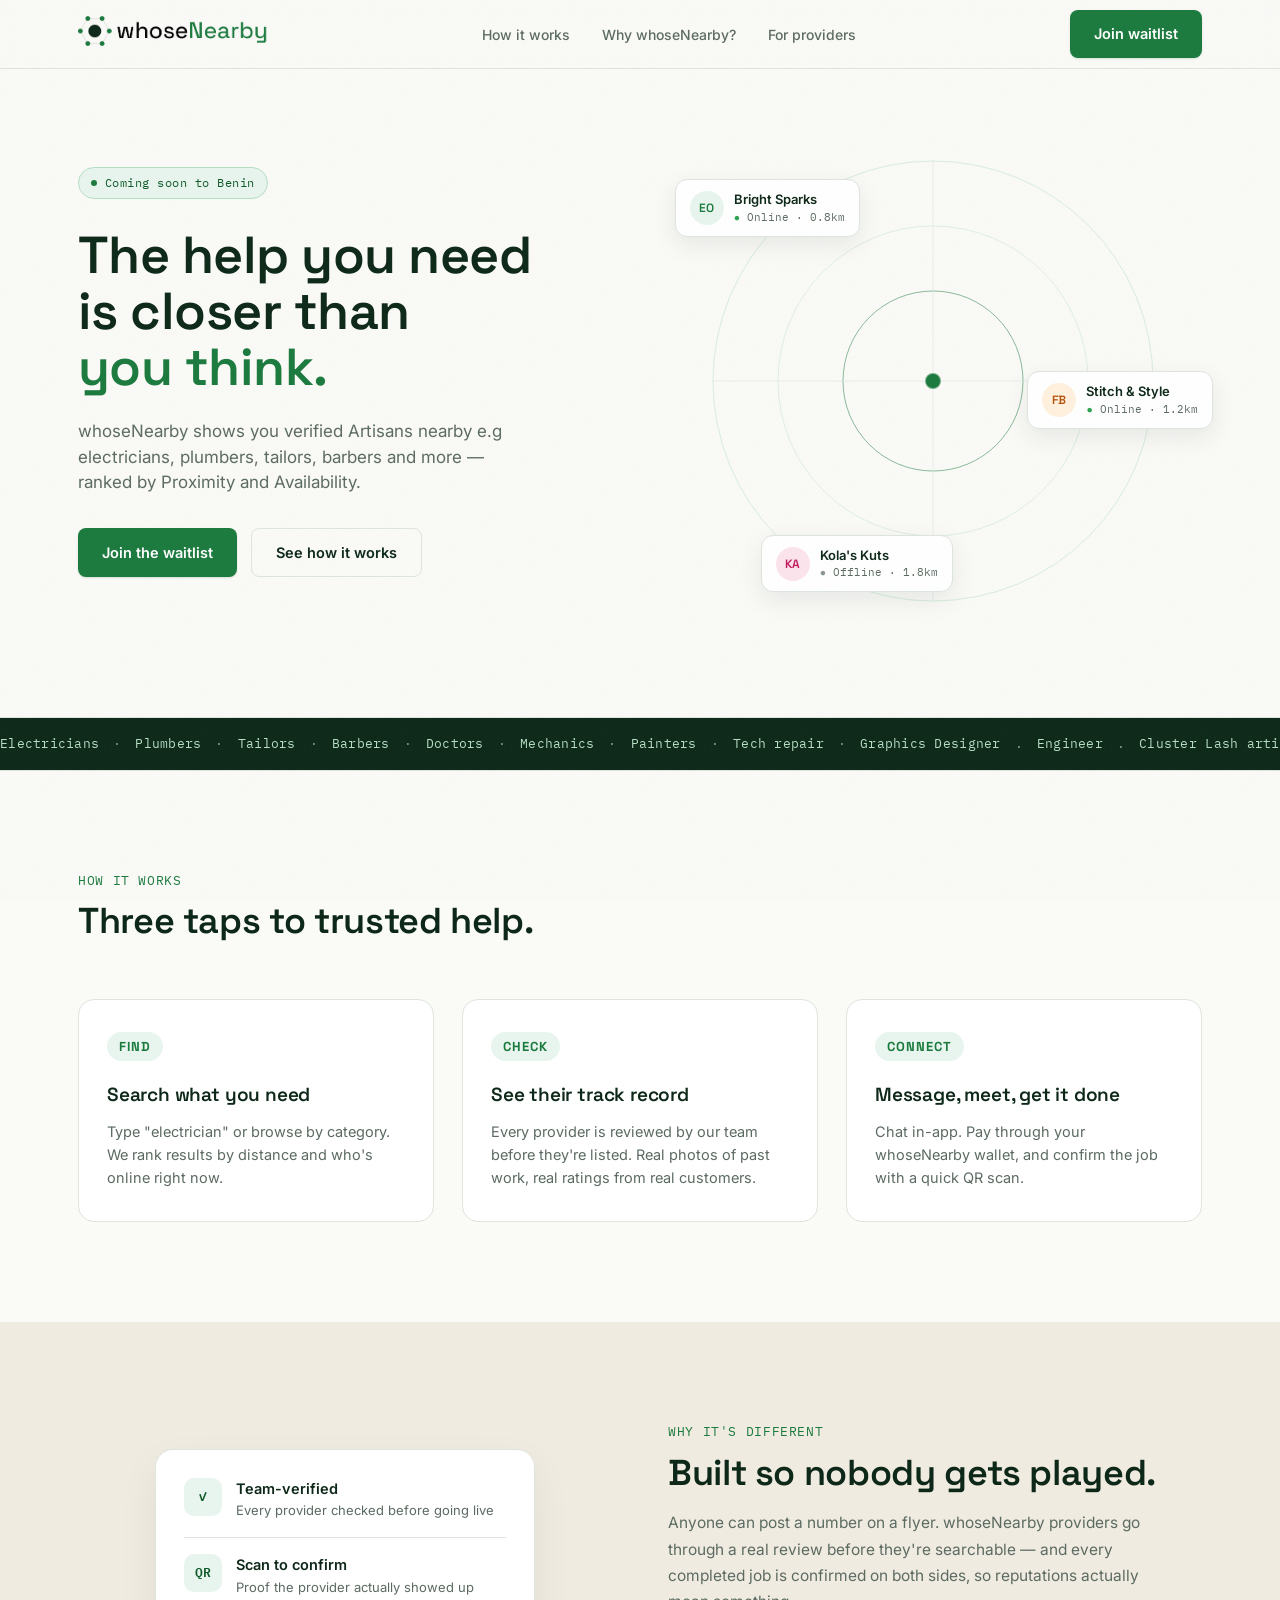
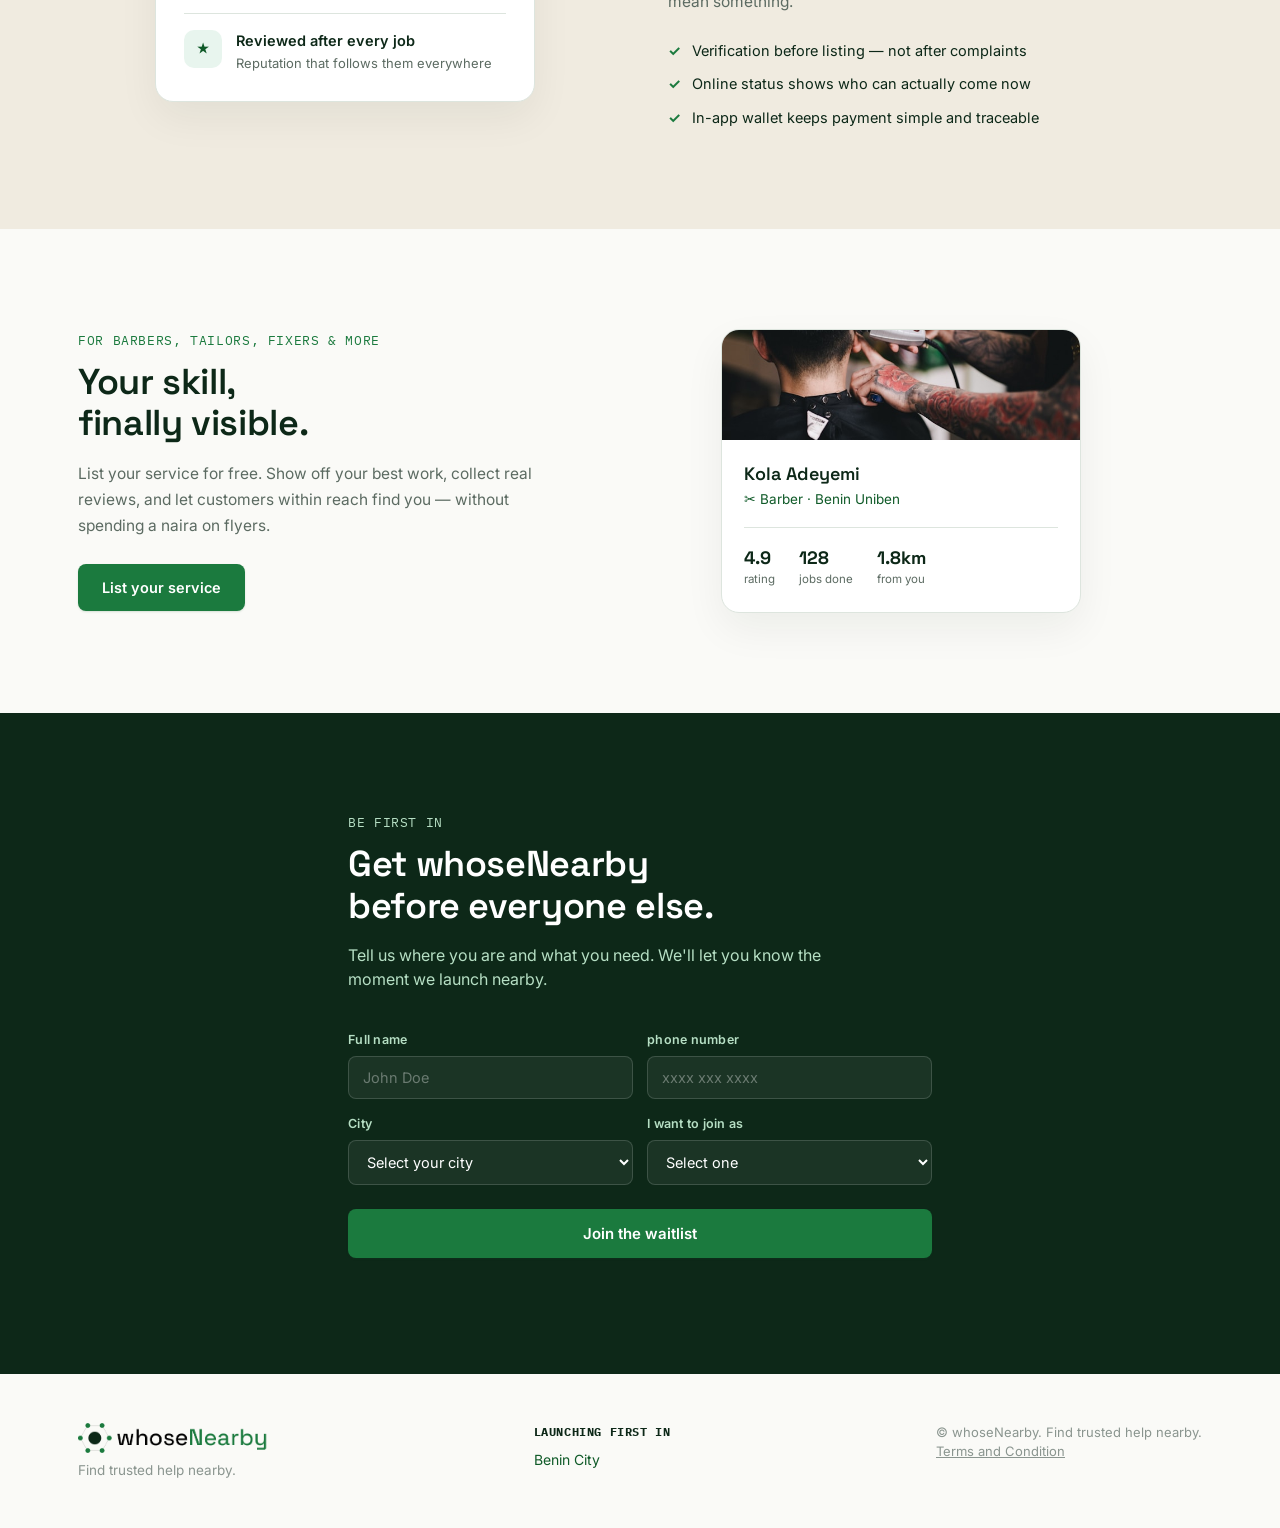
<file: index.html>
<!doctype html>
<html lang="en">
  <head>
    <meta charset="UTF-8" />
    <meta name="viewport" content="width=device-width, initial-scale=1.0" />
    <title>whoseNearby — Find trusted help, nearby</title>
    <meta
      name="description"
      content="whoseNearby connects you with verified electricians, plumbers, tailors, barbers and more — right in your neighborhood."
    />
    <link rel="preconnect" href="https://fonts.googleapis.com" />
    <link rel="preconnect" href="https://fonts.gstatic.com" crossorigin />
    <link
      href="https://fonts.googleapis.com/css2?family=Space+Grotesk:wght@400;500;600;700&family=IBM+Plex+Mono:wght@400;500&family=Inter:wght@400;500;600&display=swap"
      rel="stylesheet"
    />
    <link rel="shortcut icon" href="public/res/Asset 2.png" type="image/x-icon" />
    <link rel="stylesheet" href="public/style.css" />
  </head>

  <body>
    <!-- noise/texture overlay -->
    <div class="grain"></div>

    <header class="site-header">
      <div class="wrap header-inner">
        <a href="#top"><img class="logo" src="public/res/Asset 1.png" alt="" /></a>
        <nav class="header-nav">
          <a href="#how">How it works</a>
          <a href="#trust">Why whoseNearby?</a>
          <a href="#providers">For providers</a>
        </nav>
        <a href="#waitlist" class="btn btn-primary-2 btn-primary"
          >Join waitlist</a
        >
      </div>
    </header>

    <main id="top">
      <!-- HERO -->
      <section class="hero">
        <div class="wrap hero-grid">
          <div class="hero-copy">
            <p class="eyebrow">
              <span class="dot-live"></span> Coming soon to Benin
            </p>
            <h1>
              The help you need<br />is closer than<br /><span class="hl"
                >you think.</span
              >
            </h1>
            <p class="hero-sub">
              whoseNearby shows you verified Artisans nearby e.g electricians, plumbers, tailors,
              barbers and more — ranked by Proximity and Availability.
            </p>
            <div class="hero-ctas">
              <a href="#waitlist" class="btn btn-primary">Join the waitlist</a>
              <a href="#how" class="btn btn-ghost">See how it works</a>
            </div>
          </div>

          <div class="hero-visual" aria-hidden="true">
            <svg viewBox="0 0 480 480" class="radar-svg">
              <circle cx="240" cy="240" r="220" class="ring ring-1" />
              <circle cx="240" cy="240" r="155" class="ring ring-2" />
              <circle cx="240" cy="240" r="90" class="ring ring-3" />
              <line x1="240" y1="20" x2="240" y2="460" class="crosshair" />
              <line x1="20" y1="240" x2="460" y2="240" class="crosshair" />
              <circle cx="240" cy="240" r="7" class="center-pin" />
              <circle cx="240" cy="240" r="7" class="center-pulse" />
            </svg>

            <div class="float-card fc-1">
              <div class="fc-row">
                <div class="fc-avatar">EO</div>
                <div class="fc-info">
                  <div class="fc-name">Bright Sparks</div>
                  <div class="fc-meta">
                    <span class="fc-online">●</span> Online · 0.8km
                  </div>
                </div>
              </div>
            </div>

            <div class="float-card fc-2">
              <div class="fc-row">
                <div class="fc-avatar fc-avatar-b">FB</div>
                <div class="fc-info">
                  <div class="fc-name">Stitch &amp; Style</div>
                  <div class="fc-meta">
                    <span class="fc-online">●</span> Online · 1.2km
                  </div>
                </div>
              </div>
            </div>

            <div class="float-card fc-3">
              <div class="fc-row">
                <div class="fc-avatar fc-avatar-c">KA</div>
                <div class="fc-info">
                  <div class="fc-name">Kola's Kuts</div>
                  <div class="fc-meta">
                    <span class="fc-away">●</span> Offline · 1.8km
                  </div>
                </div>
              </div>
            </div>
          </div>
        </div>
      </section>

      <!-- LOGOS / CATEGORY STRIP -->
      <section class="category-strip">
        <div class="strip-track">
          <div class="strip-group">
            <span>Electricians</span><span>·</span> <span>Plumbers</span
            ><span>·</span> <span>Tailors</span><span>·</span>
            <span>Barbers</span><span>·</span> <span>Doctors</span
            ><span>·</span> <span>Mechanics</span><span>·</span>
            <span>Painters</span><span>·</span> <span>Tech repair</span
            ><span>·</span><span>Graphics Designer</span><span>.</span
            ><span>Engineer</span><span>.</span><span>Cluster Lash artist</span
            ><span>.</span><span>Social Media manager</span><span>.</span>
          </div>
          <div class="strip-group" aria-hidden="true">
            <span>Electricians</span><span>·</span> <span>Plumbers</span
            ><span>·</span> <span>Tailors</span><span>·</span>
            <span>Barbers</span><span>·</span> <span>Doctors</span
            ><span>·</span> <span>Mechanics</span><span>·</span>
            <span>Painters</span><span>·</span> <span>Tech repair</span
            ><span>·</span><span>Graphics Designer</span><span>.</span
            ><span>Engineer</span><span>.</span><span>Cluster Lash artist</span
            ><span>.</span><span>Social Media manager</span><span>.</span>
          </div>
          <div class="strip-group">
            <span>Electricians</span><span>·</span> <span>Plumbers</span
            ><span>·</span> <span>Tailors</span><span>·</span>
            <span>Barbers</span><span>·</span> <span>Doctors</span
            ><span>·</span> <span>Mechanics</span><span>·</span>
            <span>Painters</span><span>·</span> <span>Tech repair</span
            ><span>·</span><span>Graphics Designer</span><span>.</span
            ><span>Engineer</span><span>.</span><span>Cluster Lash artist</span
            ><span>.</span><span>Social Media manager</span><span>.</span>
          </div>
          <div class="strip-group" aria-hidden="true">
            <span>Electricians</span><span>·</span> <span>Plumbers</span
            ><span>·</span> <span>Tailors</span><span>·</span>
            <span>Barbers</span><span>·</span> <span>Doctors</span
            ><span>·</span> <span>Mechanics</span><span>·</span>
            <span>Painters</span><span>·</span> <span>Tech repair</span
            ><span>·</span> <span>Graphics Designer</span><span>.</span
            ><span>Engineer</span><span>.</span><span>Cluster Lash artist</span
            ><span>.</span><span>Social Media manager</span><span>.</span>
          </div>
        </div>
      </section>

      <!-- HOW IT WORKS -->
      <section class="how" id="how">
        <div class="wrap">
          <p class="section-eyebrow">How it works</p>
          <h2 class="section-title">Three taps to trusted help.</h2>

          <div class="how-grid">
            <div class="how-card">
              <div class="how-mark">Find</div>
              <h3>Search what you need</h3>
              <p>
                Type "electrician" or browse by category. We rank results by
                distance and who's online right now.
              </p>
            </div>
            <div class="how-card">
              <div class="how-mark">Check</div>
              <h3>See their track record</h3>
              <p>
                Every provider is reviewed by our team before they're listed.
                Real photos of past work, real ratings from real customers.
              </p>
            </div>
            <div class="how-card">
              <div class="how-mark">Connect</div>
              <h3>Message, meet, get it done</h3>
              <p>
                Chat in-app. Pay through your
                whoseNearby wallet, and confirm the job with a quick QR scan.
              </p>
            </div>
          </div>
        </div>
      </section>

      <!-- TRUST / VERIFICATION -->
      <section class="trust" id="trust">
        <div class="wrap trust-grid">
          <div class="trust-visual" aria-hidden="true">
            <div class="badge-demo">
              <div class="badge-demo-row">
                <div class="badge-icon">✓</div>
                <div>
                  <div class="badge-title">Team-verified</div>
                  <div class="badge-sub">
                    Every provider checked before going live
                  </div>
                </div>
              </div>
              <div class="badge-demo-row">
                <div class="badge-icon">QR</div>
                <div>
                  <div class="badge-title">Scan to confirm</div>
                  <div class="badge-sub">
                    Proof the provider actually showed up
                  </div>
                </div>
              </div>
              <div class="badge-demo-row">
                <div class="badge-icon">★</div>
                <div>
                  <div class="badge-title">Reviewed after every job</div>
                  <div class="badge-sub">
                    Reputation that follows them everywhere
                  </div>
                </div>
              </div>
            </div>
          </div>
          <div class="trust-copy">
            <p class="section-eyebrow">Why it's different</p>
            <h2 class="section-title">Built so nobody gets played.</h2>
            <p class="trust-text">
              Anyone can post a number on a flyer. whoseNearby providers go
              through a real review before they're searchable — and every
              completed job is confirmed on both sides, so reputations actually
              mean something.
            </p>
            <ul class="trust-list">
              <li>Verification before listing — not after complaints</li>
              <li>Online status shows who can actually come now</li>
              <li>In-app wallet keeps payment simple and traceable</li>
            </ul>
          </div>
        </div>
      </section>

      <!-- FOR PROVIDERS -->
      <section class="providers" id="providers">
        <div class="wrap providers-grid">
          <div class="providers-copy">
            <p class="section-eyebrow">
              For barbers, tailors, fixers &amp; more
            </p>
            <h2 class="section-title">Your skill,<br />finally visible.</h2>
            <p class="trust-text">
              List your service for free. Show off your best work, collect real
              reviews, and let customers within reach find you — without
              spending a naira on flyers.
            </p>
            <a href="#waitlist" class="btn btn-primary">List your service</a>
          </div>
          <div class="providers-card">
            <div class="pc-cover"></div>
            <div class="pc-body">
              <div class="pc-name">Kola Adeyemi</div>
              <div class="pc-role">✂ Barber · Benin Uniben</div>
              <div class="pc-stats">
                <div><strong>4.9</strong><span>rating</span></div>
                <div><strong>128</strong><span>jobs done</span></div>
                <div><strong>1.8km</strong><span>from you</span></div>
              </div>
            </div>
          </div>
        </div>
      </section>

      <!-- WAITLIST -->
      <section class="waitlist" id="waitlist">
        <div class="wrap waitlist-inner">
          <p class="section-eyebrow light">Be first in</p>
          <h2 class="section-title light">
            Get whoseNearby<br />before everyone else.
          </h2>
          <p class="waitlist-sub">
            Tell us where you are and what you need. We'll let you know the
            moment we launch nearby.
          </p>

          <form id="waitlist-form" class="waitlist-form" autocomplete="off">
            <div class="field-row">
              <div class="field">
                <label for="wl-name">Full name</label>
                <input
                  type="text"
                  id="wl-name"
                  name="name"
                  placeholder="John Doe"
                  required
                />
              </div>
              <div class="field">
                <label for="wl-contact">phone number</label>
                <input
                  type="number"
                  id="wl-contact"
                  name="contact"
                  placeholder="xxxx xxx xxxx"
                  required
                />
              </div>
            </div>
            <div class="field-row">
              <div class="field">
                <label for="wl-city">City</label>
                <select id="wl-city" name="city" required>
                  <option value="">Select your city</option>
                  <option>Benin</option>
                  <option>Other</option>
                </select>
              </div>
              <div class="field">
                <label for="wl-role">I want to join as</label>
                <select id="wl-role" name="role" required>
                  <option value="">Select one</option>
                  <option value="customer">A customer — find services</option>
                  <option value="provider">A provider — list my service</option>
                  <option value="both">Both</option>
                </select>
              </div>
            </div>
            <button
              type="submit"
              class="btn btn-primary btn-full"
              id="wl-submit"
            >
              Join the waitlist
            </button>
            <p class="form-note" id="wl-note"></p>
          </form>

          <div class="waitlist-success" id="waitlist-success" hidden>
            <div class="success-icon">✓</div>
            <h3>You're on the list, <span id="success-name">friend</span>.</h3>
            <p>
              We'll reach out the moment whoseNearby lands in your city. Thanks
              for being early.
            </p>
          </div>
        </div>
      </section>
    </main>

    <footer class="site-footer" id="cities">
      <div class="wrap footer-inner">
        <div class="footer-brand">
          <div>
            <a href="#top"><img class="logo" src="public/res/Asset 1.png" alt="" /></a>
          </div>
          <p>Find trusted help nearby.</p>
        </div>
        <div class="footer-cities">
          <h4>Launching first in</h4>
          <p>Benin City</p>
        </div>
        <div class="footer-meta">
          <p>
            © <span id="year"></span> whoseNearby. Find trusted help nearby.
          </p>
          <p class="TC-link"><a href="">Terms and Condition</a></p>
        </div>
      </div>
    </footer>
    <script src="public/app.js"></script>
  </body>
</html>
</file>
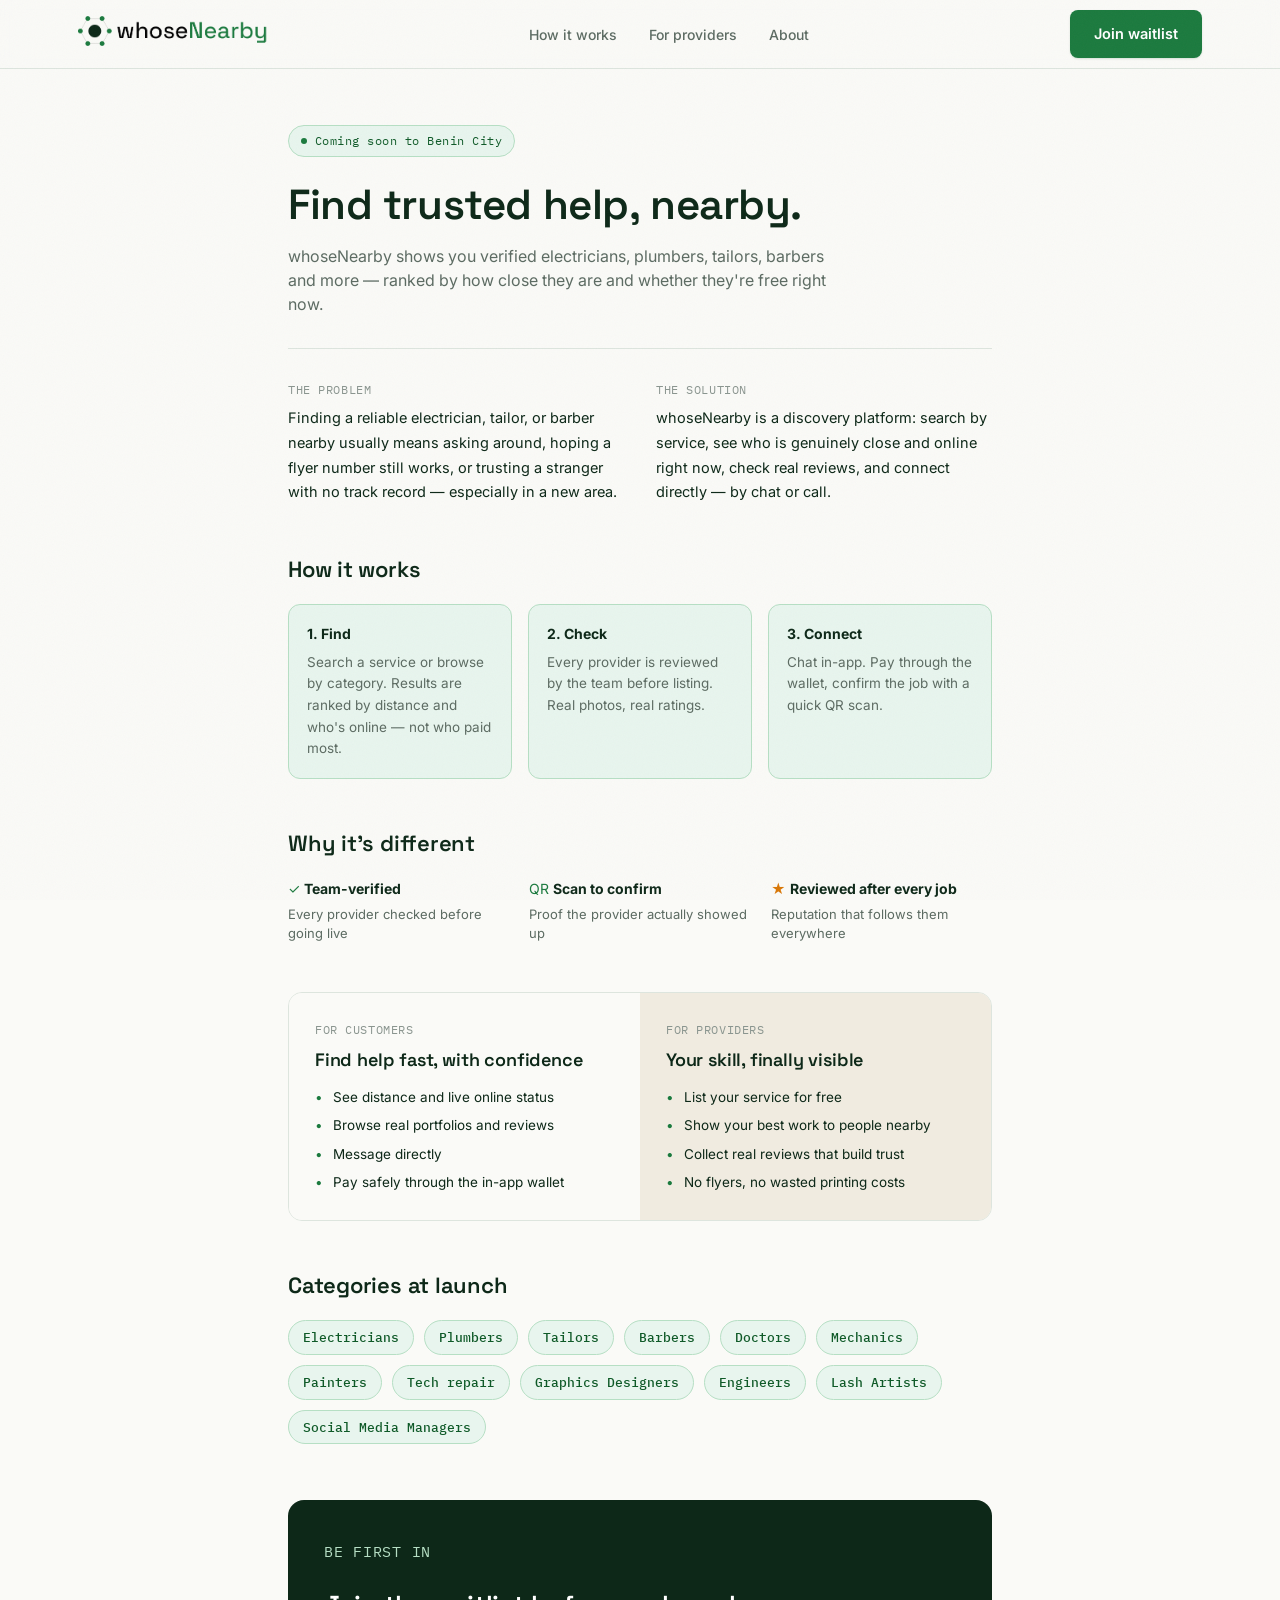
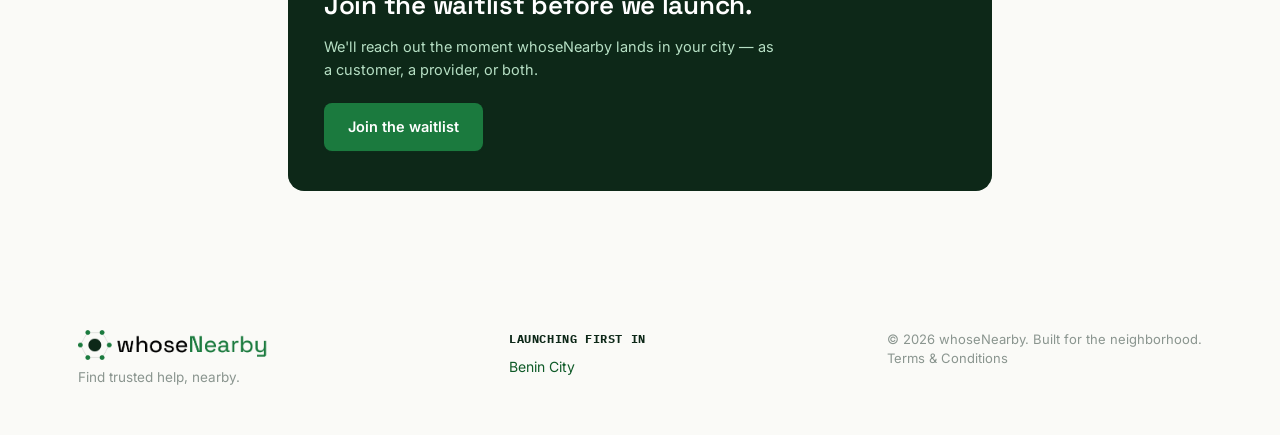
<file: about/about.html>
<!DOCTYPE html>
<html lang="en">

<head>
  <meta charset="UTF-8">
  <meta name="viewport" content="width=device-width, initial-scale=1.0">
  <title>About — whoseNearby</title>
  <meta name="description" content="whoseNearby connects you with verified electricians, plumbers, tailors, barbers and more — right in your neighborhood.">
  <link rel="preconnect" href="https://fonts.googleapis.com">
  <link rel="preconnect" href="https://fonts.gstatic.com" crossorigin>
  <link href="https://fonts.googleapis.com/css2?family=Space+Grotesk:wght@400;500;600;700&family=IBM+Plex+Mono:wght@400;500&family=Inter:wght@400;500;600&display=swap" rel="stylesheet">
  <link rel="stylesheet" href="../style.css">
  <link rel="stylesheet" href="about.css">
</head>

<body>
  
  <div class="grain"></div>
  
  <header class="site-header">
    <div class="wrap header-inner">
      <a href="#top"><img class="logo" src="\res\Asset 1.png" alt="" /></a>
      <nav class="header-nav">
        <a href="index.html#how">How it works</a>
        <a href="index.html#providers">For providers</a>
        <a href="about.html">About</a>
      </nav>
      <a href="index.html#waitlist" class="btn btn-primary-2 btn-primary">Join waitlist</a>
    </div>
  </header>
  
  <main class="about-main">
    <div class="wrap about-wrap">
      
      <p class="about-eyebrow">
        <span class="dot-live"></span> Coming soon to Benin City
      </p>
      <h1>Find trusted help, nearby.</h1>
      <p class="about-sub">
        whoseNearby shows you verified electricians, plumbers, tailors, barbers and
        more — ranked by how close they are and whether they're free right now.
      </p>
      
      <div class="about-divider"></div>
      
      <div class="about-twocol">
        <div class="about-col">
          <p class="about-label">The problem</p>
          <p>
            Finding a reliable electrician, tailor, or barber nearby usually means
            asking around, hoping a flyer number still works, or trusting a stranger
            with no track record — especially in a new area.
          </p>
        </div>
        <div class="about-col">
          <p class="about-label">The solution</p>
          <p>
            whoseNearby is a discovery platform: search by service, see who is
            genuinely close and online right now, check real reviews, and connect
            directly — by chat or call.
          </p>
        </div>
      </div>
      
      <h2 class="about-h2">How it works</h2>
      <div class="about-how-grid">
        <div class="about-how-card">
          <p class="about-how-num">1. Find</p>
          <p>Search a service or browse by category. Results are ranked by distance and who's online — not who paid most.</p>
        </div>
        <div class="about-how-card">
          <p class="about-how-num">2. Check</p>
          <p>Every provider is reviewed by the team before listing. Real photos, real ratings.</p>
        </div>
        <div class="about-how-card">
          <p class="about-how-num">3. Connect</p>
          <p>Chat in-app. Pay through the wallet, confirm the job with a quick QR scan.</p>
        </div>
      </div>
      
      <h2 class="about-h2">Why it's different</h2>
      <div class="about-trust-grid">
        <div class="about-trust-item">
          <p class="about-trust-icon">✓ <strong>Team-verified</strong></p>
          <p>Every provider checked before going live</p>
        </div>
        <div class="about-trust-item">
          <p class="about-trust-icon">QR <strong>Scan to confirm</strong></p>
          <p>Proof the provider actually showed up</p>
        </div>
        <div class="about-trust-item">
          <p class="about-trust-icon about-gold">★ <strong>Reviewed after every job</strong></p>
          <p>Reputation that follows them everywhere</p>
        </div>
      </div>
      
      <div class="about-split">
        <div class="about-split-col about-split-light">
          <p class="about-label">For customers</p>
          <h3>Find help fast, with confidence</h3>
          <ul>
            <li>See distance and live online status</li>
            <li>Browse real portfolios and reviews</li>
            <li>Message directly</li>
            <li>Pay safely through the in-app wallet</li>
          </ul>
        </div>
        <div class="about-split-col about-split-sand">
          <p class="about-label">For providers</p>
          <h3>Your skill, finally visible</h3>
          <ul>
            <li>List your service for free</li>
            <li>Show your best work to people nearby</li>
            <li>Collect real reviews that build trust</li>
            <li>No flyers, no wasted printing costs</li>
          </ul>
        </div>
      </div>
      
      <h2 class="about-h2">Categories at launch</h2>
      <div class="about-chips">
        <span>Electricians</span><span>Plumbers</span><span>Tailors</span>
        <span>Barbers</span><span>Doctors</span><span>Mechanics</span>
        <span>Painters</span><span>Tech repair</span><span>Graphics Designers</span>
        <span>Engineers</span><span>Lash Artists</span><span>Social Media Managers</span>
      </div>
      
      <div class="about-cta">
        <p class="about-cta-eyebrow">Be first in</p>
        <h2>Join the waitlist before we launch.</h2>
        <p>We'll reach out the moment whoseNearby lands in your city — as a customer, a provider, or both.</p>
        <a href="index.html#waitlist" class="btn btn-primary">Join the waitlist</a>
      </div>
      
    </div>
  </main>
  
  <footer class="site-footer">
    <div class="wrap footer-inner">
      <div class="footer-brand">
        <a href="#top"><img class="logo" src="\res\Asset 1.png" alt="" /></a>
        <p>Find trusted help, nearby.</p>
      </div>
      <div class="footer-cities">
        <h4>Launching first in</h4>
        <p>Benin City</p>
      </div>
      <div class="footer-meta">
        <p>© 2026 whoseNearby. Built for the neighborhood.</p>
        <p><a href="terms.html">Terms &amp; Conditions</a></p>
      </div>
    </div>
  </footer>
  
</body>

</html>
</file>
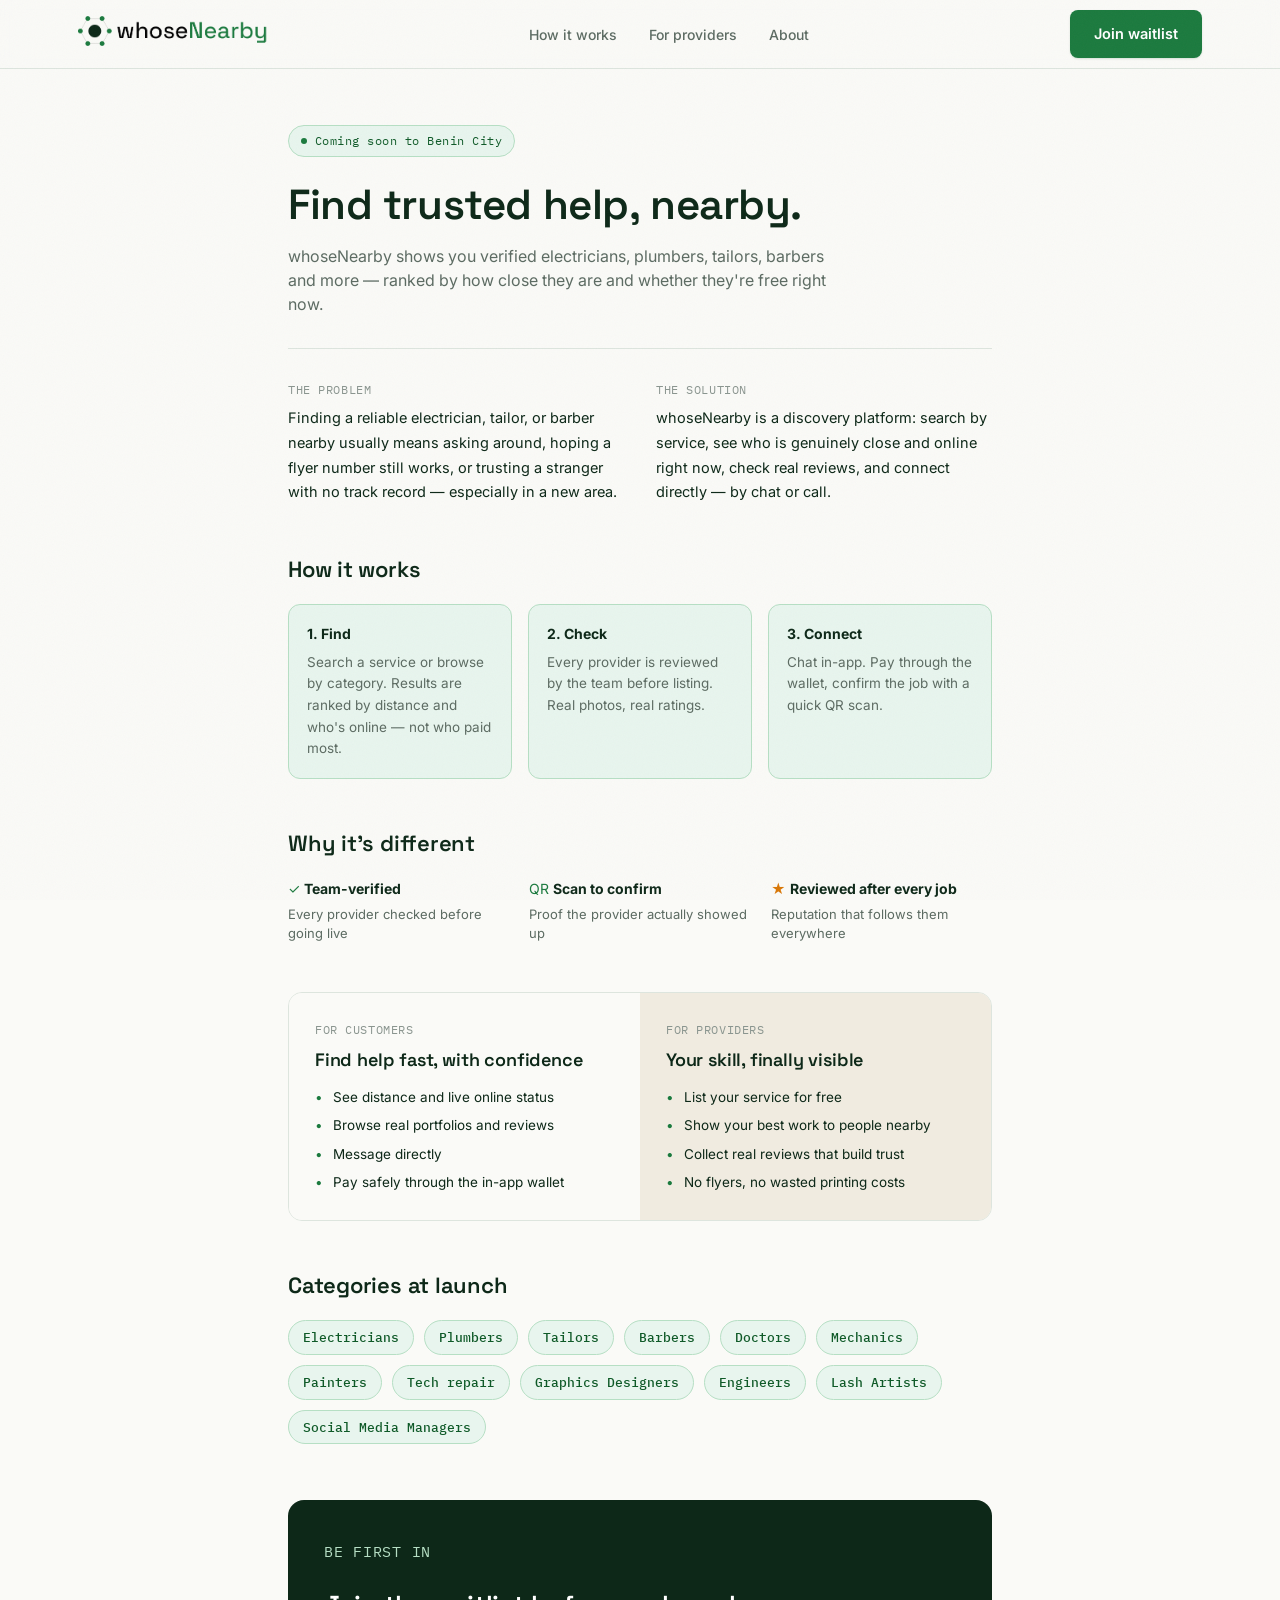
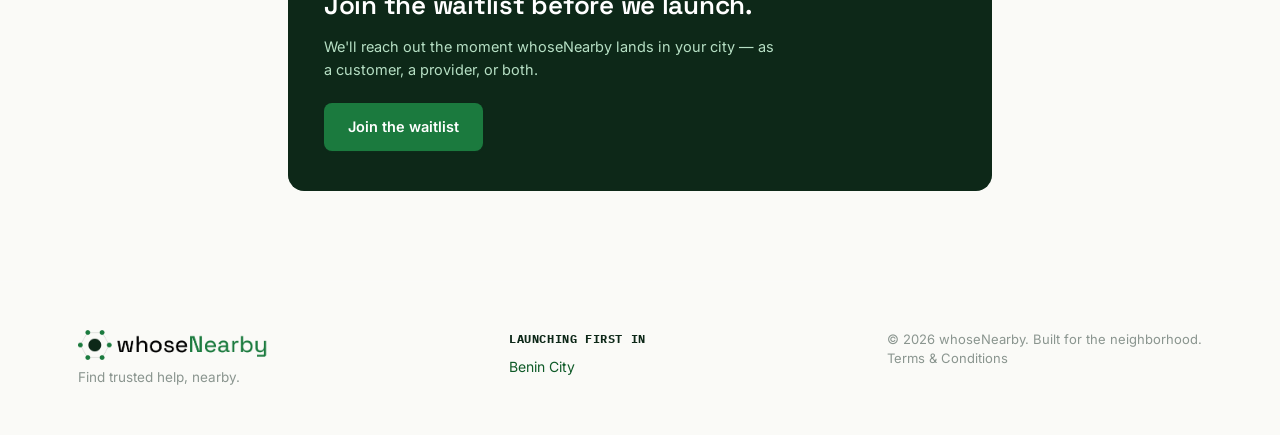
<file: public/about.html>
<!doctype html>
<html lang="en">
  <head>
    <meta charset="UTF-8" />
    <meta name="viewport" content="width=device-width, initial-scale=1.0" />
    <title>About — whoseNearby</title>
    <meta
      name="description"
      content="whoseNearby connects you with verified electricians, plumbers, tailors, barbers and more — right in your neighborhood."
    />
    <link rel="preconnect" href="https://fonts.googleapis.com" />
    <link rel="preconnect" href="https://fonts.gstatic.com" crossorigin />
    <link
      href="https://fonts.googleapis.com/css2?family=Space+Grotesk:wght@400;500;600;700&family=IBM+Plex+Mono:wght@400;500&family=Inter:wght@400;500;600&display=swap"
      rel="stylesheet"
    />
    <link rel="stylesheet" href="style.css" />
    <link rel="stylesheet" href="about.css" />
  </head>

  <body>
    <div class="grain"></div>

    <header class="site-header">
      <div class="wrap header-inner">
        <a href="#top"><img class="logo" src="res\Asset 1.png" alt="" /></a>
        <nav class="header-nav">
          <a href="index.html#how">How it works</a>
          <a href="index.html#providers">For providers</a>
          <a href="about.html">About</a>
        </nav>
        <a href="index.html#waitlist" class="btn btn-primary-2 btn-primary"
          >Join waitlist</a
        >
      </div>
    </header>

    <main class="about-main">
      <div class="wrap about-wrap">
        <p class="about-eyebrow">
          <span class="dot-live"></span> Coming soon to Benin City
        </p>
        <h1>Find trusted help, nearby.</h1>
        <p class="about-sub">
          whoseNearby shows you verified electricians, plumbers, tailors,
          barbers and more — ranked by how close they are and whether they're
          free right now.
        </p>

        <div class="about-divider"></div>

        <div class="about-twocol">
          <div class="about-col">
            <p class="about-label">The problem</p>
            <p>
              Finding a reliable electrician, tailor, or barber nearby usually
              means asking around, hoping a flyer number still works, or
              trusting a stranger with no track record — especially in a new
              area.
            </p>
          </div>
          <div class="about-col">
            <p class="about-label">The solution</p>
            <p>
              whoseNearby is a discovery platform: search by service, see who is
              genuinely close and online right now, check real reviews, and
              connect directly — by chat or call.
            </p>
          </div>
        </div>

        <h2 class="about-h2">How it works</h2>
        <div class="about-how-grid">
          <div class="about-how-card">
            <p class="about-how-num">1. Find</p>
            <p>
              Search a service or browse by category. Results are ranked by
              distance and who's online — not who paid most.
            </p>
          </div>
          <div class="about-how-card">
            <p class="about-how-num">2. Check</p>
            <p>
              Every provider is reviewed by the team before listing. Real
              photos, real ratings.
            </p>
          </div>
          <div class="about-how-card">
            <p class="about-how-num">3. Connect</p>
            <p>
              Chat in-app. Pay through the wallet, confirm the job with a quick
              QR scan.
            </p>
          </div>
        </div>

        <h2 class="about-h2">Why it's different</h2>
        <div class="about-trust-grid">
          <div class="about-trust-item">
            <p class="about-trust-icon">✓ <strong>Team-verified</strong></p>
            <p>Every provider checked before going live</p>
          </div>
          <div class="about-trust-item">
            <p class="about-trust-icon">QR <strong>Scan to confirm</strong></p>
            <p>Proof the provider actually showed up</p>
          </div>
          <div class="about-trust-item">
            <p class="about-trust-icon about-gold">
              ★ <strong>Reviewed after every job</strong>
            </p>
            <p>Reputation that follows them everywhere</p>
          </div>
        </div>

        <div class="about-split">
          <div class="about-split-col about-split-light">
            <p class="about-label">For customers</p>
            <h3>Find help fast, with confidence</h3>
            <ul>
              <li>See distance and live online status</li>
              <li>Browse real portfolios and reviews</li>
              <li>Message directly</li>
              <li>Pay safely through the in-app wallet</li>
            </ul>
          </div>
          <div class="about-split-col about-split-sand">
            <p class="about-label">For providers</p>
            <h3>Your skill, finally visible</h3>
            <ul>
              <li>List your service for free</li>
              <li>Show your best work to people nearby</li>
              <li>Collect real reviews that build trust</li>
              <li>No flyers, no wasted printing costs</li>
            </ul>
          </div>
        </div>

        <h2 class="about-h2">Categories at launch</h2>
        <div class="about-chips">
          <span>Electricians</span><span>Plumbers</span><span>Tailors</span>
          <span>Barbers</span><span>Doctors</span><span>Mechanics</span>
          <span>Painters</span><span>Tech repair</span
          ><span>Graphics Designers</span> <span>Engineers</span
          ><span>Lash Artists</span><span>Social Media Managers</span>
        </div>

        <div class="about-cta">
          <p class="about-cta-eyebrow">Be first in</p>
          <h2>Join the waitlist before we launch.</h2>
          <p>
            We'll reach out the moment whoseNearby lands in your city — as a
            customer, a provider, or both.
          </p>
          <a href="index.html#waitlist" class="btn btn-primary"
            >Join the waitlist</a
          >
        </div>
      </div>
    </main>

    <footer class="site-footer">
      <div class="wrap footer-inner">
        <div class="footer-brand">
          <a href="#top"><img class="logo" src="res\Asset 1.png" alt="" /></a>
          <p>Find trusted help, nearby.</p>
        </div>
        <div class="footer-cities">
          <h4>Launching first in</h4>
          <p>Benin City</p>
        </div>
        <div class="footer-meta">
          <p>© 2026 whoseNearby. Built for the neighborhood.</p>
          <p><a href="terms.html">Terms &amp; Conditions</a></p>
        </div>
      </div>
    </footer>
  </body>
</html>
</file>
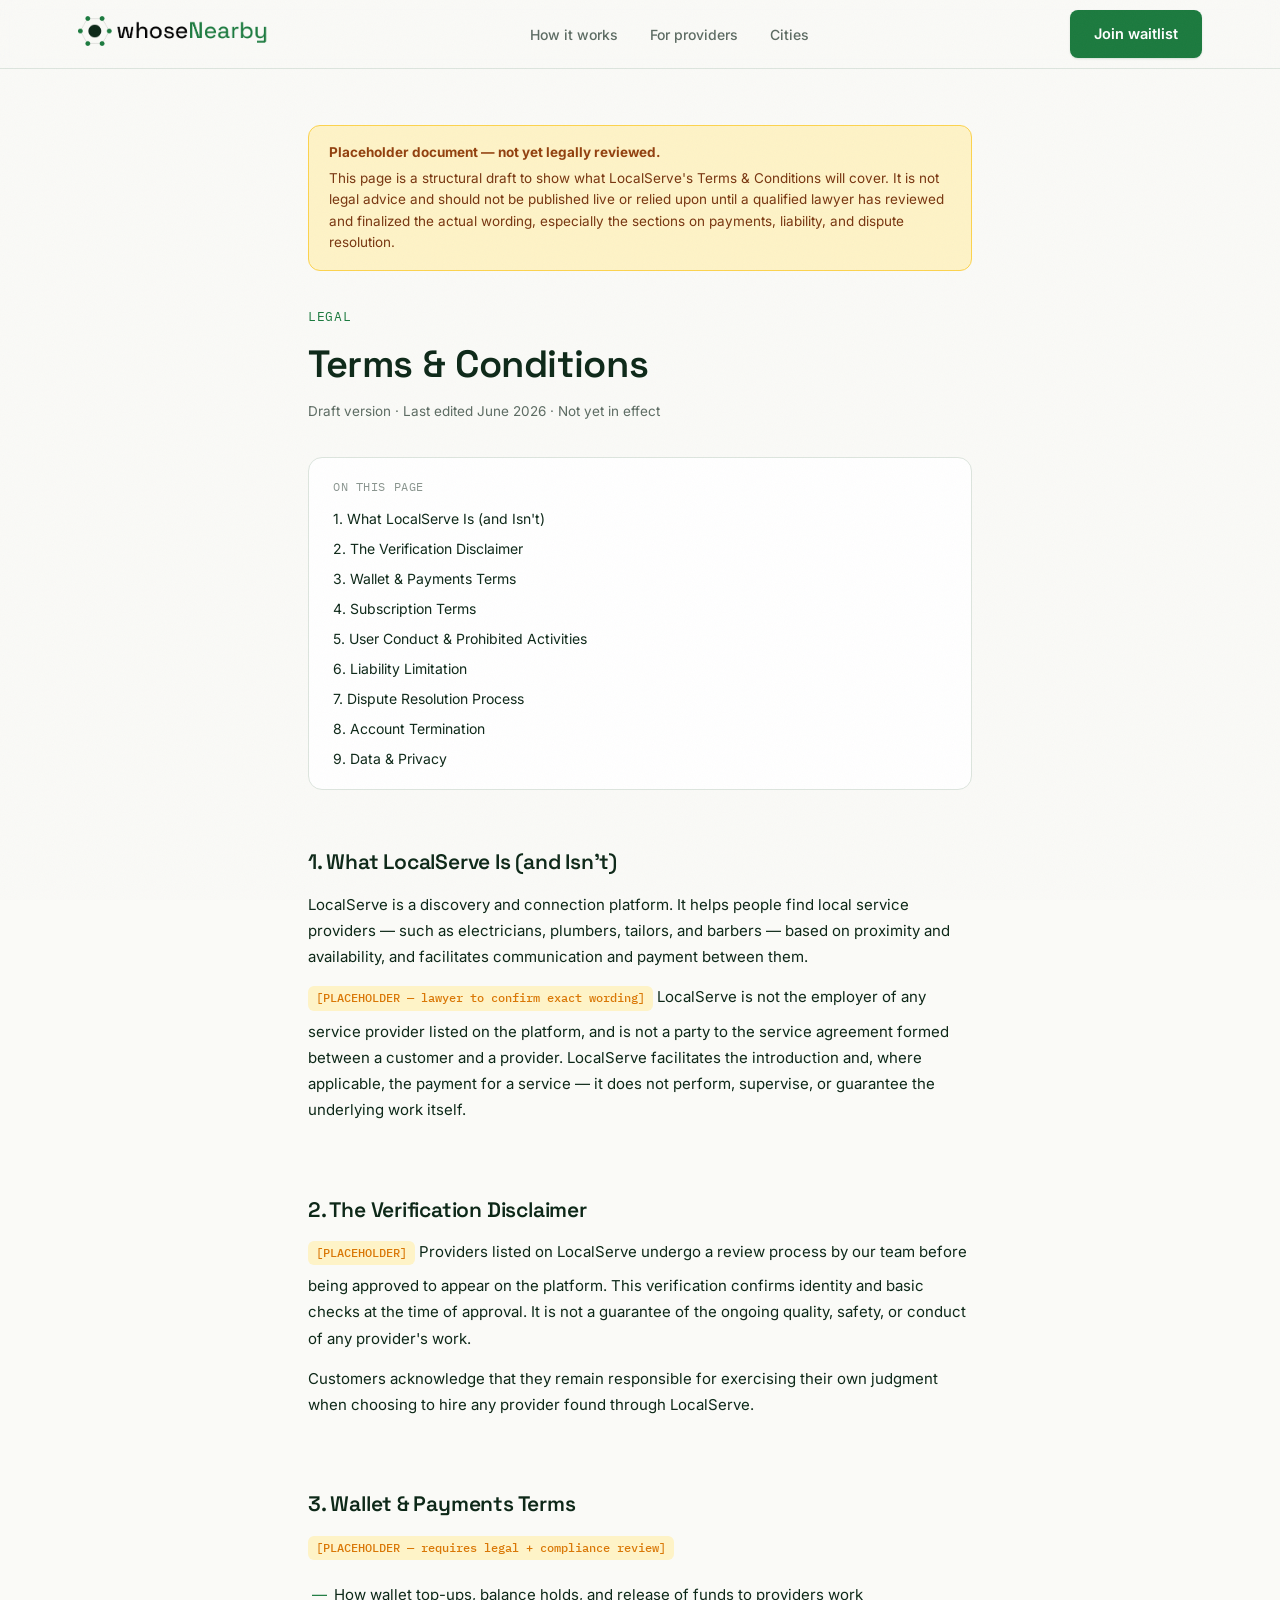
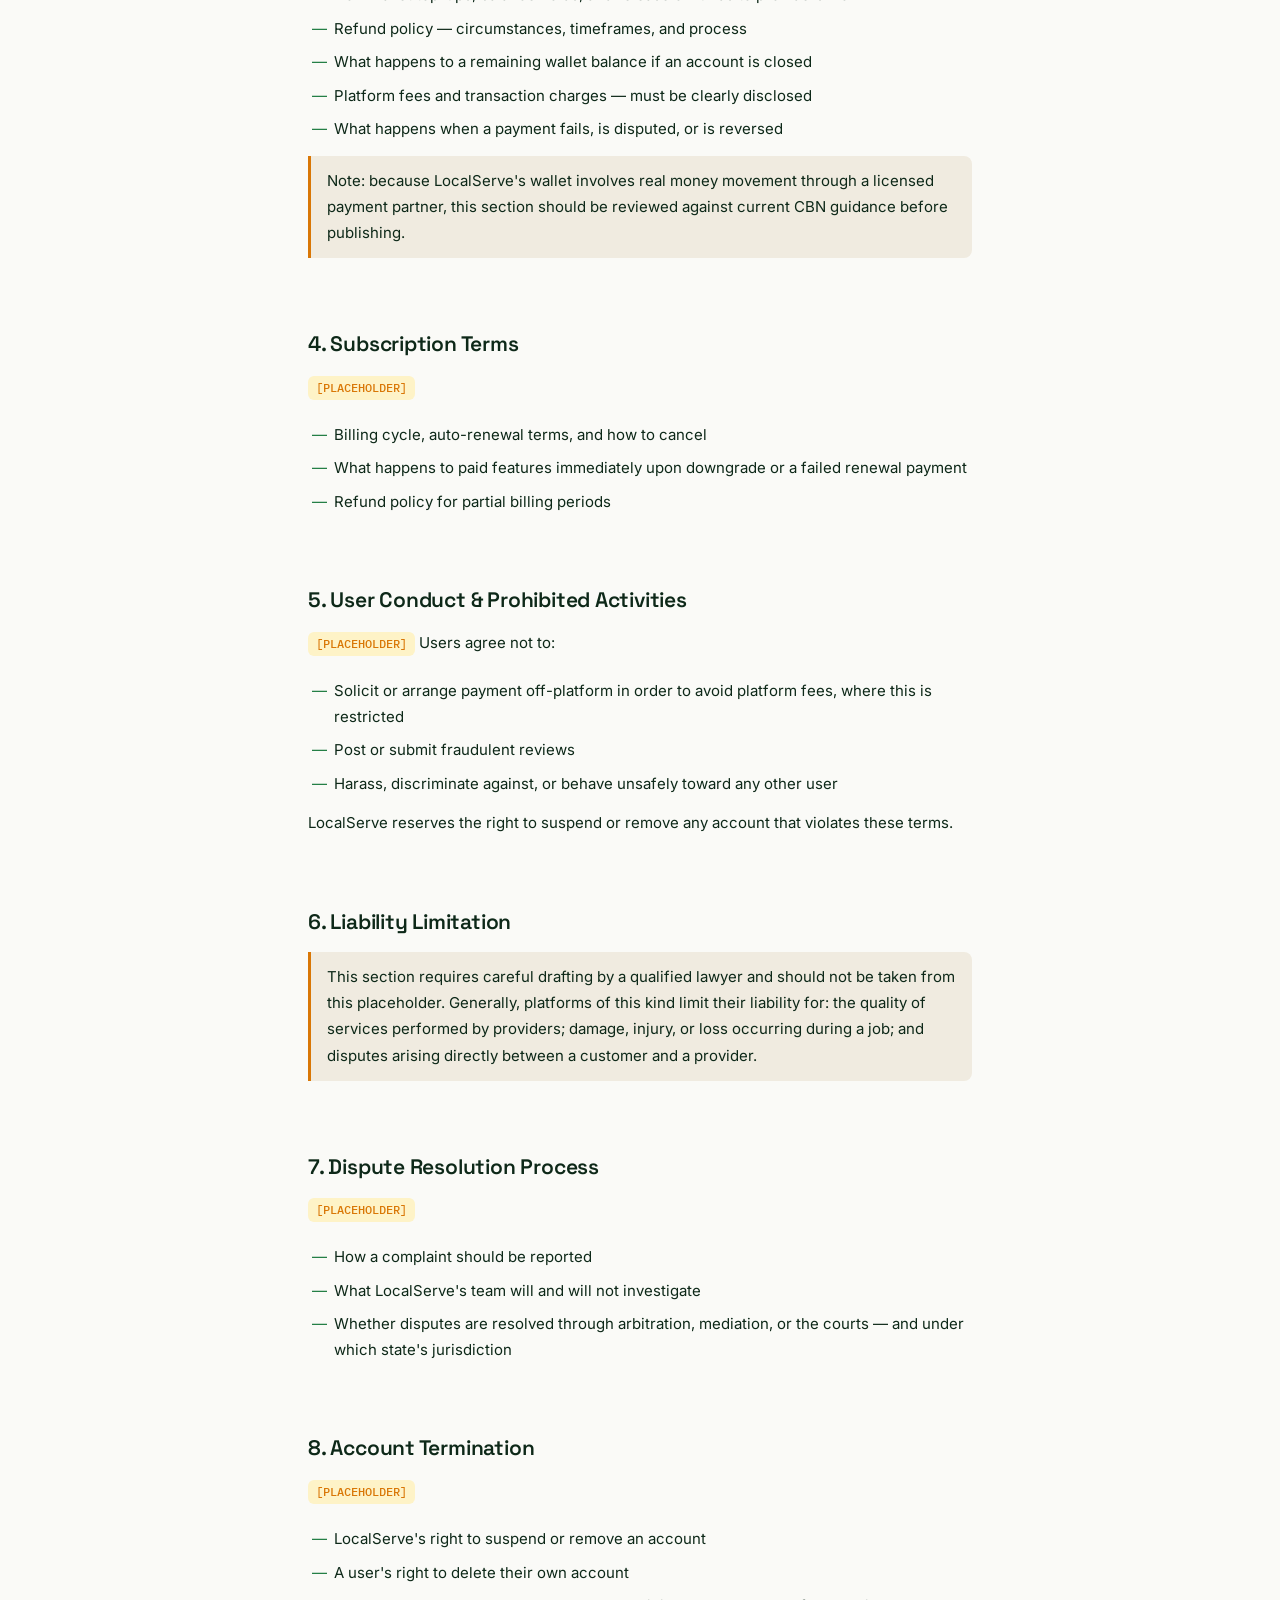
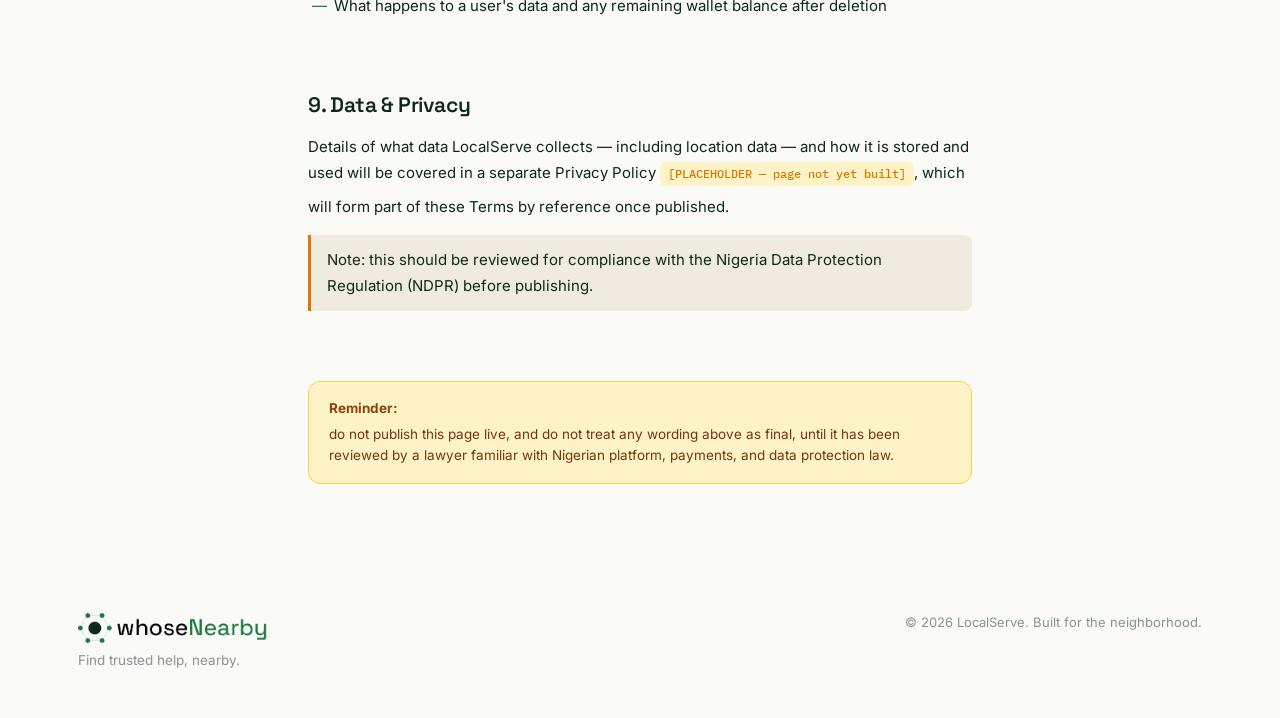
<file: public/terms.html>
<!DOCTYPE html>
<html lang="en">

<head>
  <meta charset="UTF-8">
  <meta name="viewport" content="width=device-width, initial-scale=1.0">
  <title>Terms &amp; Conditions — LocalServe</title>
  <meta name="robots" content="noindex">
  <link rel="preconnect" href="https://fonts.googleapis.com">
  <link rel="preconnect" href="https://fonts.gstatic.com" crossorigin>
  <link href="https://fonts.googleapis.com/css2?family=Space+Grotesk:wght@400;500;600;700&family=IBM+Plex+Mono:wght@400;500&family=Inter:wght@400;500;600&display=swap" rel="stylesheet">
  <link rel="stylesheet" href="style.css">
  <link rel="stylesheet" href="legal.css">
</head>

<body>
  
  <div class="grain"></div>
  
  <header class="site-header">
    <div class="wrap header-inner">
      <a href="#top"><img class="logo" src="res\Asset 1.png" alt="" /></a>
      <nav class="header-nav">
        <a href="index.html#how">How it works</a>
        <a href="index.html#providers">For providers</a>
        <a href="index.html#cities">Cities</a>
      </nav>
      <a href="index.html#waitlist" class="btn btn-primary-2 btn-primary">Join waitlist</a>
    </div>
  </header>
  
  <main class="legal-main">
    <div class="wrap legal-wrap">
      
      <div class="legal-banner">
        <strong>Placeholder document — not yet legally reviewed.</strong>
        This page is a structural draft to show what LocalServe's Terms &amp; Conditions
        will cover. It is not legal advice and should not be published live or relied
        upon until a qualified lawyer has reviewed and finalized the actual wording,
        especially the sections on payments, liability, and dispute resolution.
      </div>
      
      <p class="legal-eyebrow">Legal</p>
      <h1>Terms &amp; Conditions</h1>
      <p class="legal-updated">Draft version · Last edited June 2026 · Not yet in effect</p>
      
      <nav class="legal-toc" aria-label="Table of contents">
        <p class="toc-title">On this page</p>
        <a href="#what-is-localserve">1. What LocalServe Is (and Isn't)</a>
        <a href="#verification">2. The Verification Disclaimer</a>
        <a href="#wallet">3. Wallet &amp; Payments Terms</a>
        <a href="#subscriptions">4. Subscription Terms</a>
        <a href="#conduct">5. User Conduct &amp; Prohibited Activities</a>
        <a href="#liability">6. Liability Limitation</a>
        <a href="#disputes">7. Dispute Resolution Process</a>
        <a href="#termination">8. Account Termination</a>
        <a href="#data">9. Data &amp; Privacy</a>
      </nav>
      
      <section id="what-is-localserve" class="legal-section">
        <h2>1. What LocalServe Is (and Isn't)</h2>
        <p>
          LocalServe is a discovery and connection platform. It helps people find
          local service providers — such as electricians, plumbers, tailors, and
          barbers — based on proximity and availability, and facilitates
          communication and payment between them.
        </p>
        <p>
          <span class="legal-placeholder">[PLACEHOLDER — lawyer to confirm exact wording]</span>
          LocalServe is not the employer of any service provider listed on the
          platform, and is not a party to the service agreement formed between a
          customer and a provider. LocalServe facilitates the introduction and, where
          applicable, the payment for a service — it does not perform, supervise, or
          guarantee the underlying work itself.
        </p>
      </section>
      
      <section id="verification" class="legal-section">
        <h2>2. The Verification Disclaimer</h2>
        <p>
          <span class="legal-placeholder">[PLACEHOLDER]</span>
          Providers listed on LocalServe undergo a review process by our team before
          being approved to appear on the platform. This verification confirms
          identity and basic checks at the time of approval. It is not a guarantee
          of the ongoing quality, safety, or conduct of any provider's work.
        </p>
        <p>
          Customers acknowledge that they remain responsible for exercising their
          own judgment when choosing to hire any provider found through LocalServe.
        </p>
      </section>
      
      <section id="wallet" class="legal-section">
        <h2>3. Wallet &amp; Payments Terms</h2>
        <p><span class="legal-placeholder">[PLACEHOLDER — requires legal + compliance review]</span></p>
        <ul>
          <li>How wallet top-ups, balance holds, and release of funds to providers work</li>
          <li>Refund policy — circumstances, timeframes, and process</li>
          <li>What happens to a remaining wallet balance if an account is closed</li>
          <li>Platform fees and transaction charges — must be clearly disclosed</li>
          <li>What happens when a payment fails, is disputed, or is reversed</li>
        </ul>
        <p class="legal-note">
          Note: because LocalServe's wallet involves real money movement through a
          licensed payment partner, this section should be reviewed against current
          CBN guidance before publishing.
        </p>
      </section>
      
      <section id="subscriptions" class="legal-section">
        <h2>4. Subscription Terms</h2>
        <p><span class="legal-placeholder">[PLACEHOLDER]</span></p>
        <ul>
          <li>Billing cycle, auto-renewal terms, and how to cancel</li>
          <li>What happens to paid features immediately upon downgrade or a failed renewal payment</li>
          <li>Refund policy for partial billing periods</li>
        </ul>
      </section>
      
      <section id="conduct" class="legal-section">
        <h2>5. User Conduct &amp; Prohibited Activities</h2>
        <p><span class="legal-placeholder">[PLACEHOLDER]</span> Users agree not to:</p>
        <ul>
          <li>Solicit or arrange payment off-platform in order to avoid platform fees, where this is restricted</li>
          <li>Post or submit fraudulent reviews</li>
          <li>Harass, discriminate against, or behave unsafely toward any other user</li>
        </ul>
        <p>
          LocalServe reserves the right to suspend or remove any account that
          violates these terms.
        </p>
      </section>
      
      <section id="liability" class="legal-section">
        <h2>6. Liability Limitation</h2>
        <p class="legal-note">
          This section requires careful drafting by a qualified lawyer and should
          not be taken from this placeholder. Generally, platforms of this kind
          limit their liability for: the quality of services performed by
          providers; damage, injury, or loss occurring during a job; and disputes
          arising directly between a customer and a provider.
        </p>
      </section>
      
      <section id="disputes" class="legal-section">
        <h2>7. Dispute Resolution Process</h2>
        <p><span class="legal-placeholder">[PLACEHOLDER]</span></p>
        <ul>
          <li>How a complaint should be reported</li>
          <li>What LocalServe's team will and will not investigate</li>
          <li>Whether disputes are resolved through arbitration, mediation, or the courts — and under which state's jurisdiction</li>
        </ul>
      </section>
      
      <section id="termination" class="legal-section">
        <h2>8. Account Termination</h2>
        <p><span class="legal-placeholder">[PLACEHOLDER]</span></p>
        <ul>
          <li>LocalServe's right to suspend or remove an account</li>
          <li>A user's right to delete their own account</li>
          <li>What happens to a user's data and any remaining wallet balance after deletion</li>
        </ul>
      </section>
      
      <section id="data" class="legal-section">
        <h2>9. Data &amp; Privacy</h2>
        <p>
          Details of what data LocalServe collects — including location data — and
          how it is stored and used will be covered in a separate Privacy Policy
          <span class="legal-placeholder">[PLACEHOLDER — page not yet built]</span>,
          which will form part of these Terms by reference once published.
        </p>
        <p class="legal-note">
          Note: this should be reviewed for compliance with the Nigeria Data
          Protection Regulation (NDPR) before publishing.
        </p>
      </section>
      
      <div class="legal-banner legal-banner-end">
        <strong>Reminder:</strong> do not publish this page live, and do not treat
        any wording above as final, until it has been reviewed by a lawyer familiar
        with Nigerian platform, payments, and data protection law.
      </div>
      
    </div>
  </main>
  
  <footer class="site-footer">
    <div class="wrap footer-inner">
      <div class="footer-brand">
        <a href="#top"><img class="logo" src="res\Asset 1.png" alt="" /></a>
        <p>Find trusted help, nearby.</p>
      </div>
      <div class="footer-meta">
        <p>© 2026 LocalServe. Built for the neighborhood.</p>
      </div>
    </div>
  </footer>
  
</body>

</html>
</file>
<file: public/style.css>
/* ===== DESIGN TOKENS =====
   Color: Forest green #1B7A3E (primary), Deep ink #0D2818 (not pure black),
          Warm white #FAFAF7, Sand #F0EBE0 (texture), Gold #D97706 (trust accent)
   Type: Space Grotesk (display) + Inter (body) + IBM Plex Mono (data/distance)
*/

:root {
  --ink: #0d2818;
  --green: #1b7a3e;
  --green-deep: #0f5a28;
  --green-light: #e8f5ee;
  --green-mid: #b6dfc4;
  --sand: #f0ebe0;
  --warm-white: #fafaf7;
  --gold: #d97706;
  --gray: #5c6b62;
  --gray-light: #8a958f;
  --border: #dde5de;
  --white: #ffffff;

  --display: "Space Grotesk", sans-serif;
  --body: "Inter", sans-serif;
  --mono: "IBM Plex Mono", monospace;
}

* {
  margin: 0;
  padding: 0;
  box-sizing: border-box;
}

html {
  scroll-behavior: smooth;
}

body {
  font-family: var(--body);
  color: var(--ink);
  background: var(--warm-white);
  line-height: 1.5;
  -webkit-font-smoothing: antialiased;
  position: relative;
}

.wrap {
  max-width: 1180px;
  margin: 0 auto;
  padding: 0 28px;
}

/* grain texture overlay */
.grain {
  position: fixed;
  inset: 0;
  pointer-events: none;
  z-index: 999;
  opacity: 0.035;
  background-image: url("data:image/svg+xml,%3Csvg xmlns='http://www.w3.org/2000/svg' width='100' height='100'%3E%3Cfilter id='n'%3E%3CfeTurbulence type='fractalNoise' baseFrequency='0.9' numOctaves='2' stitchTiles='stitch'/%3E%3C/filter%3E%3Crect width='100%25' height='100%25' filter='url(%23n)'/%3E%3C/svg%3E");
}

a {
  text-decoration: none;
  color: inherit;
}

ul {
  list-style: none;
}

h1,
h2,
h3 {
  font-family: var(--display);
  font-weight: 600;
  letter-spacing: -0.01em;
  color: var(--ink);
}

/* ===== HEADER ===== */
.site-header {
  position: sticky;
  top: 0;
  z-index: 100;
  background: rgba(250, 250, 247, 0.85);
  backdrop-filter: blur(10px);
  border-bottom: 1px solid var(--border);
}

.header-inner {
  display: flex;
  align-items: center;
  justify-content: space-between;
  height: 68px;
}

.logo {
  width: 190px;
}

.logo span {
  color: var(--ink);
}

.header-nav {
  display: flex;
  gap: 32px;
}

.header-nav a {
  font-size: 14px;
  font-weight: 500;
  color: var(--gray);
  transition: color 0.15s;
}

.header-nav a:hover {
  color: var(--ink);
}

/* ===== BUTTONS ===== */
.btn {
  display: inline-flex;
  align-items: center;
  justify-content: center;
  gap: 6px;
  font-family: var(--body);
  font-weight: 600;
  font-size: 14.5px;
  padding: 13px 24px;
  border-radius: 8px;
  cursor: pointer;
  border: none;
  transition:
    transform 0.15s ease,
    box-shadow 0.15s ease,
    background 0.15s;
}

.btn:focus-visible {
  outline: 2px solid var(--gold);
  outline-offset: 2px;
}

.btn-primary {
  background: var(--green);
  color: var(--white);
  box-shadow: 0 1px 2px rgba(15, 90, 40, 0.15);
}

.btn-primary:hover {
  background: var(--green-deep);
  transform: translateY(-1px);
}

.btn-ghost {
  background: transparent;
  color: var(--ink);
  border: 1.5px solid var(--border);
}

.btn-ghost:hover {
  border-color: var(--green);
  color: var(--green);
}

.btn-small {
  padding: 9px 18px;
  font-size: 13.5px;
}

.btn-full {
  width: 100%;
}

/* ===== HERO ===== */
.hero {
  padding: 72px 0 96px;
  position: relative;
  overflow: hidden;
}

.hero-grid {
  display: grid;
  grid-template-columns: 1fr 1fr;
  gap: 48px;
  align-items: center;
}

.eyebrow {
  display: inline-flex;
  align-items: center;
  gap: 8px;
  font-family: var(--mono);
  font-size: 12px;
  letter-spacing: 0.04em;
  color: var(--green-deep);
  background: var(--green-light);
  border: 1px solid var(--green-mid);
  padding: 6px 12px;
  border-radius: 20px;
  margin-bottom: 28px;
}

.dot-live {
  width: 6px;
  height: 6px;
  border-radius: 50%;
  background: var(--green);
  display: inline-block;
  animation: pulse-dot 2s infinite;
}

@keyframes pulse-dot {
  0%,
  100% {
    opacity: 1;
  }

  50% {
    opacity: 0.3;
  }
}

.hero h1 {
  font-size: 52px;
  line-height: 1.08;
  margin-bottom: 24px;
}

.hl {
  color: var(--green);
}

.hero-sub {
  font-size: 17px;
  color: var(--gray);
  max-width: 460px;
  margin-bottom: 32px;
}

.hero-ctas {
  display: flex;
  gap: 14px;
  margin-bottom: 18px;
}

.hero-trust {
  font-size: 13px;
  color: var(--gray-light);
}

/* hero visual: radar */
.hero-visual {
  position: relative;
  height: 480px;
  display: flex;
  align-items: center;
  justify-content: center;
}

.radar-svg {
  width: 100%;
  height: 100%;
  max-width: 480px;
}

.ring {
  fill: none;
  stroke: var(--green-mid);
  stroke-width: 1;
  opacity: 0.5;
}

.ring-2 {
  opacity: 0.4;
}

.ring-3 {
  opacity: 0.5;
  stroke: var(--green);
}

.crosshair {
  stroke: var(--border);
  stroke-width: 1;
  opacity: 0.6;
}

.center-pin {
  fill: var(--green);
}

.center-pulse {
  fill: none;
  stroke: var(--green);
  stroke-width: 2;
  opacity: 0.6;
  transform-origin: 240px 240px;
  animation: radar-pulse 2.4s ease-out infinite;
}

@keyframes radar-pulse {
  0% {
    r: 7;
    opacity: 0.7;
  }

  100% {
    r: 130;
    opacity: 0;
  }
}

.float-card {
  position: absolute;
  background: var(--white);
  border: 1px solid var(--border);
  border-radius: 12px;
  padding: 10px 14px;
  box-shadow: 0 8px 24px rgba(13, 40, 24, 0.08);
  animation: float-bob 5s ease-in-out infinite;
}

.fc-1 {
  top: 8%;
  left: 2%;
  animation-delay: 0s;
}

.fc-2 {
  top: 48%;
  right: -2%;
  animation-delay: 1.2s;
}

.fc-3 {
  bottom: 6%;
  left: 18%;
  animation-delay: 2.4s;
}

@keyframes float-bob {
  0%,
  100% {
    transform: translateY(0);
  }

  50% {
    transform: translateY(-8px);
  }
}

.fc-row {
  display: flex;
  align-items: center;
  gap: 10px;
}

.fc-avatar {
  width: 34px;
  height: 34px;
  border-radius: 50%;
  background: var(--green-light);
  color: var(--green);
  display: flex;
  align-items: center;
  justify-content: center;
  font-family: var(--display);
  font-weight: 600;
  font-size: 12px;
  flex-shrink: 0;
}

.fc-avatar-b {
  background: #fff1de;
  color: #b5530b;
}

.fc-avatar-c {
  background: #fce4ec;
  color: #c2185b;
}

.fc-name {
  font-size: 13px;
  font-weight: 600;
}

.fc-meta {
  font-family: var(--mono);
  font-size: 10.5px;
  color: var(--gray);
}

.fc-online {
  color: #2da44e;
}

.fc-away {
  color: var(--gray-light);
}

/* ===== CATEGORY STRIP ===== */
.category-strip {
  border-top: 1px solid var(--border);
  border-bottom: 1px solid var(--border);
  background: var(--ink);
  padding: 16px 0;
  overflow: hidden;
}

.strip-track {
  display: flex;
  width: max-content;
  animation: strip-scroll 50s linear infinite;
}

.strip-group {
  display: flex;
  gap: 14px;
  padding-right: 14px;
  white-space: nowrap;
  font-family: var(--mono);
  font-size: 13px;
  color: var(--green-mid);
  letter-spacing: 0.02em;
  flex-shrink: 0;
}

.strip-group span:nth-child(even) {
  color: var(--gray-light);
}

@keyframes strip-scroll {
  from {
    transform: translateX(0);
  }

  to {
    transform: translateX(-50%);
  }
}

.category-strip:hover .strip-track {
  animation-play-state: paused;
}

/* ===== SECTION HEADERS ===== */
.section-eyebrow {
  font-family: var(--mono);
  font-size: 12.5px;
  letter-spacing: 0.05em;
  text-transform: uppercase;
  color: var(--green);
  margin-bottom: 12px;
}

.section-eyebrow.light {
  color: var(--green-mid);
}

.section-title {
  font-size: 36px;
  line-height: 1.15;
  margin-bottom: 16px;
}

.section-title.light {
  color: var(--white);
}

/* ===== HOW IT WORKS ===== */
.how {
  padding: 100px 0;
}

.how .section-title {
  max-width: 560px;
  margin-bottom: 56px;
}

.how-grid {
  display: grid;
  grid-template-columns: repeat(3, 1fr);
  gap: 28px;
}

.how-card {
  background: var(--white);
  border: 1px solid var(--border);
  border-radius: 16px;
  padding: 32px 28px;
}

.how-mark {
  font-family: var(--display);
  font-size: 13px;
  font-weight: 700;
  letter-spacing: 0.08em;
  text-transform: uppercase;
  color: var(--green);
  background: var(--green-light);
  display: inline-block;
  padding: 5px 12px;
  border-radius: 20px;
  margin-bottom: 20px;
}

.how-card h3 {
  font-size: 19px;
  margin-bottom: 10px;
}

.how-card p {
  font-size: 14.5px;
  color: var(--gray);
  line-height: 1.6;
}

/* ===== TRUST SECTION ===== */
.trust {
  background: var(--sand);
  padding: 100px 0;
}

.trust-grid {
  display: grid;
  grid-template-columns: 1fr 1fr;
  gap: 56px;
  align-items: center;
}

.trust-visual {
  display: flex;
  justify-content: center;
}

.badge-demo {
  background: var(--white);
  border: 1px solid var(--border);
  border-radius: 18px;
  padding: 28px;
  width: 100%;
  max-width: 380px;
  box-shadow: 0 16px 40px rgba(13, 40, 24, 0.06);
}

.badge-demo-row {
  display: flex;
  align-items: flex-start;
  gap: 14px;
  padding: 16px 0;
  border-bottom: 1px solid var(--border);
}

.badge-demo-row:last-child {
  border-bottom: none;
  padding-bottom: 0;
}

.badge-demo-row:first-child {
  padding-top: 0;
}

.badge-icon {
  width: 38px;
  height: 38px;
  border-radius: 10px;
  background: var(--green-light);
  color: var(--green-deep);
  display: flex;
  align-items: center;
  justify-content: center;
  font-family: var(--mono);
  font-weight: 600;
  font-size: 13px;
  flex-shrink: 0;
}

.badge-title {
  font-size: 14.5px;
  font-weight: 600;
  margin-bottom: 2px;
}

.badge-sub {
  font-size: 13px;
  color: var(--gray);
}

.trust-text {
  font-size: 15.5px;
  color: var(--gray);
  max-width: 480px;
  margin-bottom: 24px;
  line-height: 1.7;
}

.trust-list {
  display: flex;
  flex-direction: column;
  gap: 12px;
}

.trust-list li {
  font-size: 14.5px;
  padding-left: 24px;
  position: relative;
  color: var(--ink);
}

.trust-list li::before {
  content: "✓";
  position: absolute;
  left: 0;
  color: var(--green);
  font-weight: 700;
}

/* ===== PROVIDERS SECTION ===== */
.providers {
  padding: 100px 0;
}

.providers-grid {
  display: grid;
  grid-template-columns: 1.1fr 0.9fr;
  gap: 56px;
  align-items: center;
}

.providers-card {
  background: var(--white);
  border: 1px solid var(--border);
  border-radius: 18px;
  overflow: hidden;
  box-shadow: 0 16px 40px rgba(13, 40, 24, 0.06);
  max-width: 360px;
}

.pc-cover {
  height: 110px;
  background-image: url("../res/hai-phung-m4Pd_e-4zKs-unsplash (1).jpg");
  background-size: cover;
  background-position: center;
  background-color: linear-gradient(
    135deg,
    var(--green) 0%,
    var(--green-deep) 100%
  );
}

.pc-body {
  padding: 20px 22px 24px;
}

.pc-name {
  font-family: var(--display);
  font-size: 18px;
  font-weight: 600;
}

.pc-role {
  font-size: 13.5px;
  color: var(--green-deep);
  margin-top: 2px;
  margin-bottom: 18px;
}

.pc-stats {
  display: flex;
  gap: 24px;
  padding-top: 16px;
  border-top: 1px solid var(--border);
}

.pc-stats div {
  display: flex;
  flex-direction: column;
}

.pc-stats strong {
  font-family: var(--display);
  font-size: 18px;
}

.pc-stats span {
  font-size: 11.5px;
  color: var(--gray);
}

/* ===== WAITLIST ===== */
.waitlist {
  background: var(--ink);
  padding: 100px 0;
  position: relative;
  overflow: hidden;
}

.waitlist-inner {
  max-width: 640px;
  text-align: left;
}

.waitlist-sub {
  font-size: 16px;
  color: var(--green-mid);
  margin-bottom: 40px;
  max-width: 480px;
}

.waitlist-form {
  display: flex;
  flex-direction: column;
  gap: 16px;
}

.field-row {
  display: grid;
  grid-template-columns: 1fr 1fr;
  gap: 14px;
}

.field {
  display: flex;
  flex-direction: column;
  gap: 6px;
}

.field label {
  font-size: 12.5px;
  font-weight: 600;
  color: var(--green-mid);
  letter-spacing: 0.02em;
}

.field input,
.field select {
  background: rgba(255, 255, 255, 0.06);
  border: 1.5px solid rgba(255, 255, 255, 0.15);
  border-radius: 8px;
  padding: 12px 14px;
  font-size: 14.5px;
  color: var(--white);
  font-family: var(--body);
  outline: none;
  transition: border-color 0.15s;
}

.field input::placeholder {
  color: rgba(255, 255, 255, 0.35);
}

.field input:focus,
.field select:focus {
  border-color: var(--green);
}

.field select {
  cursor: pointer;
}

.field select option {
  color: var(--ink);
}

.waitlist-form .btn-primary {
  margin-top: 8px;
  padding: 15px;
  font-size: 15px;
}

.form-note {
  text-align: center;
  font-size: 12.5px;
  color: rgba(255, 255, 255, 0.4);
}

.waitlist-success {
  text-align: center;
  padding: 40px 20px;
  background: rgba(255, 255, 255, 0.04);
  border: 1px solid rgba(255, 255, 255, 0.1);
  border-radius: 16px;
}

.success-icon {
  width: 52px;
  height: 52px;
  border-radius: 50%;
  background: var(--green);
  color: var(--white);
  display: flex;
  align-items: center;
  justify-content: center;
  font-size: 24px;
  margin: 0 auto 18px;
}

.waitlist-success h3 {
  color: var(--white);
  font-size: 22px;
  margin-bottom: 10px;
}

.waitlist-success p {
  color: var(--green-mid);
  font-size: 14.5px;
}

.waitlist-success strong {
  color: var(--white);
}

/* ===== FOOTER ===== */
.site-footer {
  background: var(--warm-white);
  border-top: 1px solid rgba(255, 255, 255, 0.08);
  padding: 48px 0;
}

.footer-inner {
  display: flex;
  justify-content: space-between;
  align-items: flex-start;
  flex-wrap: wrap;
  gap: 32px;
}

.footer-brand .logo {
  color: var(--white);
}

.footer-brand .logo span {
  color: var(--green-mid);
}

.footer-brand p {
  color: var(--gray-light);
  font-size: 13.5px;
  margin-top: 1px;
}

.footer-cities h4 {
  font-family: var(--mono);
  font-size: 12px;
  text-transform: uppercase;
  letter-spacing: 0.05em;
  color: var(--primary);
  margin-bottom: 8px;
}

.footer-cities p {
  color: var(--green-deep);
  font-size: 14px;
}

.footer-meta p {
  color: var(--gray-light);
  font-size: 13px;
}

.TC-link {
  text-decoration: underline;
}
.TC-link:hover {
  color: var(--green-deep);
  margin-top: 8px;
}

/* ===== RESPONSIVE ===== */
@media (max-width: 900px) {
  .hero-grid {
    grid-template-columns: 1fr;
  }

  .hero-visual {
    height: 360px;
    order: -1;
  }

  .hero h1 {
    font-size: 38px;
  }

  .how-grid {
    grid-template-columns: 1fr;
  }

  .trust-grid {
    grid-template-columns: 1fr;
  }

  .providers-grid {
    grid-template-columns: 1fr;
  }

  .providers-card {
    max-width: 100%;
  }

  .field-row {
    grid-template-columns: 1fr;
  }

  .header-nav {
    display: none;
  }

  .section-title {
    font-size: 28px;
  }
}

@media (max-width: 500px) {
  .hero h1 {
    font-size: 32px;
  }

  .hero-ctas {
    flex-direction: column;
  }

  .btn {
    width: 100%;
  }

  .btn-primary-2 {
    width: 140px;
    height: 40px;
    font-size: 0.9rem;
    background-color: var(--green);
    color: var(--white);
  }

  .logo {
    width: 140px;
  }
}

/* reduced motion */
@media (prefers-reduced-motion: reduce) {
  .dot-live,
  .center-pulse,
  .float-card,
  .strip-track {
    animation: none;
  }
}

/* focus visibility */
a:focus-visible,
button:focus-visible,
input:focus-visible,
select:focus-visible {
  outline: 2px solid var(--gold);
  outline-offset: 2px;
}
</file>
<file: style.css>
/* ===== DESIGN TOKENS =====
   Color: Forest green #1B7A3E (primary), Deep ink #0D2818 (not pure black),
          Warm white #FAFAF7, Sand #F0EBE0 (texture), Gold #D97706 (trust accent)
   Type: Space Grotesk (display) + Inter (body) + IBM Plex Mono (data/distance)
*/

:root {
  --ink: #0d2818;
  --green: #1b7a3e;
  --green-deep: #0f5a28;
  --green-light: #e8f5ee;
  --green-mid: #b6dfc4;
  --sand: #f0ebe0;
  --warm-white: #fafaf7;
  --gold: #d97706;
  --gray: #5c6b62;
  --gray-light: #8a958f;
  --border: #dde5de;
  --white: #ffffff;
  
  --display: "Space Grotesk", sans-serif;
  --body: "Inter", sans-serif;
  --mono: "IBM Plex Mono", monospace;
}

* {
  margin: 0;
  padding: 0;
  box-sizing: border-box;
}

html {
  scroll-behavior: smooth;
}

body {
  font-family: var(--body);
  color: var(--ink);
  background: var(--warm-white);
  line-height: 1.5;
  -webkit-font-smoothing: antialiased;
  position: relative;
}

.wrap {
  max-width: 1180px;
  margin: 0 auto;
  padding: 0 28px;
}

/* grain texture overlay */
.grain {
  position: fixed;
  inset: 0;
  pointer-events: none;
  z-index: 999;
  opacity: 0.035;
  background-image: url("data:image/svg+xml,%3Csvg xmlns='http://www.w3.org/2000/svg' width='100' height='100'%3E%3Cfilter id='n'%3E%3CfeTurbulence type='fractalNoise' baseFrequency='0.9' numOctaves='2' stitchTiles='stitch'/%3E%3C/filter%3E%3Crect width='100%25' height='100%25' filter='url(%23n)'/%3E%3C/svg%3E");
}

a {
  text-decoration: none;
  color: inherit;
}

ul {
  list-style: none;
}

h1,
h2,
h3 {
  font-family: var(--display);
  font-weight: 600;
  letter-spacing: -0.01em;
  color: var(--ink);
}

/* ===== HEADER ===== */
.site-header {
  position: sticky;
  top: 0;
  z-index: 100;
  background: rgba(250, 250, 247, 0.85);
  backdrop-filter: blur(10px);
  border-bottom: 1px solid var(--border);
}

.header-inner {
  display: flex;
  align-items: center;
  justify-content: space-between;
  height: 68px;
}

.logo {
  width: 190px;
}

.logo span {
  color: var(--ink);
}

.header-nav {
  display: flex;
  gap: 32px;
}

.header-nav a {
  font-size: 14px;
  font-weight: 500;
  color: var(--gray);
  transition: color 0.15s;
}

.header-nav a:hover {
  color: var(--ink);
}

/* ===== BUTTONS ===== */
.btn {
  display: inline-flex;
  align-items: center;
  justify-content: center;
  gap: 6px;
  font-family: var(--body);
  font-weight: 600;
  font-size: 14.5px;
  padding: 13px 24px;
  border-radius: 8px;
  cursor: pointer;
  border: none;
  transition:
    transform 0.15s ease,
    box-shadow 0.15s ease,
    background 0.15s;
}

.btn:focus-visible {
  outline: 2px solid var(--gold);
  outline-offset: 2px;
}

.btn-primary {
  background: var(--green);
  color: var(--white);
  box-shadow: 0 1px 2px rgba(15, 90, 40, 0.15);
}

.btn-primary:hover {
  background: var(--green-deep);
  transform: translateY(-1px);
}

.btn-ghost {
  background: transparent;
  color: var(--ink);
  border: 1.5px solid var(--border);
}

.btn-ghost:hover {
  border-color: var(--green);
  color: var(--green);
}

.btn-small {
  padding: 9px 18px;
  font-size: 13.5px;
}

.btn-full {
  width: 100%;
}

/* ===== HERO ===== */
.hero {
  padding: 72px 0 96px;
  position: relative;
  overflow: hidden;
}

.hero-grid {
  display: grid;
  grid-template-columns: 1fr 1fr;
  gap: 48px;
  align-items: center;
}

.eyebrow {
  display: inline-flex;
  align-items: center;
  gap: 8px;
  font-family: var(--mono);
  font-size: 12px;
  letter-spacing: 0.04em;
  color: var(--green-deep);
  background: var(--green-light);
  border: 1px solid var(--green-mid);
  padding: 6px 12px;
  border-radius: 20px;
  margin-bottom: 28px;
}

.dot-live {
  width: 6px;
  height: 6px;
  border-radius: 50%;
  background: var(--green);
  display: inline-block;
  animation: pulse-dot 2s infinite;
}

@keyframes pulse-dot {

  0%,
  100% {
    opacity: 1;
  }
  
  50% {
    opacity: 0.3;
  }
}

.hero h1 {
  font-size: 52px;
  line-height: 1.08;
  margin-bottom: 24px;
}

.hl {
  color: var(--green);
}

.hero-sub {
  font-size: 17px;
  color: var(--gray);
  max-width: 460px;
  margin-bottom: 32px;
}

.hero-ctas {
  display: flex;
  gap: 14px;
  margin-bottom: 18px;
}

.hero-trust {
  font-size: 13px;
  color: var(--gray-light);
}

/* hero visual: radar */
.hero-visual {
  position: relative;
  height: 480px;
  display: flex;
  align-items: center;
  justify-content: center;
}

.radar-svg {
  width: 100%;
  height: 100%;
  max-width: 480px;
}

.ring {
  fill: none;
  stroke: var(--green-mid);
  stroke-width: 1;
  opacity: 0.5;
}

.ring-2 {
  opacity: 0.4;
}

.ring-3 {
  opacity: 0.5;
  stroke: var(--green);
}

.crosshair {
  stroke: var(--border);
  stroke-width: 1;
  opacity: 0.6;
}

.center-pin {
  fill: var(--green);
}

.center-pulse {
  fill: none;
  stroke: var(--green);
  stroke-width: 2;
  opacity: 0.6;
  transform-origin: 240px 240px;
  animation: radar-pulse 2.4s ease-out infinite;
}

@keyframes radar-pulse {
  0% {
    r: 7;
    opacity: 0.7;
  }
  
  100% {
    r: 130;
    opacity: 0;
  }
}

.float-card {
  position: absolute;
  background: var(--white);
  border: 1px solid var(--border);
  border-radius: 12px;
  padding: 10px 14px;
  box-shadow: 0 8px 24px rgba(13, 40, 24, 0.08);
  animation: float-bob 5s ease-in-out infinite;
}

.fc-1 {
  top: 8%;
  left: 2%;
  animation-delay: 0s;
}

.fc-2 {
  top: 48%;
  right: -2%;
  animation-delay: 1.2s;
}

.fc-3 {
  bottom: 6%;
  left: 18%;
  animation-delay: 2.4s;
}

@keyframes float-bob {

  0%,
  100% {
    transform: translateY(0);
  }
  
  50% {
    transform: translateY(-8px);
  }
}

.fc-row {
  display: flex;
  align-items: center;
  gap: 10px;
}

.fc-avatar {
  width: 34px;
  height: 34px;
  border-radius: 50%;
  background: var(--green-light);
  color: var(--green);
  display: flex;
  align-items: center;
  justify-content: center;
  font-family: var(--display);
  font-weight: 600;
  font-size: 12px;
  flex-shrink: 0;
}

.fc-avatar-b {
  background: #fff1de;
  color: #b5530b;
}

.fc-avatar-c {
  background: #fce4ec;
  color: #c2185b;
}

.fc-name {
  font-size: 13px;
  font-weight: 600;
}

.fc-meta {
  font-family: var(--mono);
  font-size: 10.5px;
  color: var(--gray);
}

.fc-online {
  color: #2da44e;
}

.fc-away {
  color: var(--gray-light);
}

/* ===== CATEGORY STRIP ===== */
.category-strip {
  border-top: 1px solid var(--border);
  border-bottom: 1px solid var(--border);
  background: var(--ink);
  padding: 16px 0;
  overflow: hidden;
}

.strip-track {
  display: flex;
  width: max-content;
  animation: strip-scroll 50s linear infinite;
}

.strip-group {
  display: flex;
  gap: 14px;
  padding-right: 14px;
  white-space: nowrap;
  font-family: var(--mono);
  font-size: 13px;
  color: var(--green-mid);
  letter-spacing: 0.02em;
  flex-shrink: 0;
}

.strip-group span:nth-child(even) {
  color: var(--gray-light);
}

@keyframes strip-scroll {
  from {
    transform: translateX(0);
  }
  
  to {
    transform: translateX(-50%);
  }
}

.category-strip:hover .strip-track {
  animation-play-state: paused;
}

/* ===== SECTION HEADERS ===== */
.section-eyebrow {
  font-family: var(--mono);
  font-size: 12.5px;
  letter-spacing: 0.05em;
  text-transform: uppercase;
  color: var(--green);
  margin-bottom: 12px;
}

.section-eyebrow.light {
  color: var(--green-mid);
}

.section-title {
  font-size: 36px;
  line-height: 1.15;
  margin-bottom: 16px;
}

.section-title.light {
  color: var(--white);
}

/* ===== HOW IT WORKS ===== */
.how {
  padding: 100px 0;
}

.how .section-title {
  max-width: 560px;
  margin-bottom: 56px;
}

.how-grid {
  display: grid;
  grid-template-columns: repeat(3, 1fr);
  gap: 28px;
}

.how-card {
  background: var(--white);
  border: 1px solid var(--border);
  border-radius: 16px;
  padding: 32px 28px;
}

.how-mark {
  font-family: var(--display);
  font-size: 13px;
  font-weight: 700;
  letter-spacing: 0.08em;
  text-transform: uppercase;
  color: var(--green);
  background: var(--green-light);
  display: inline-block;
  padding: 5px 12px;
  border-radius: 20px;
  margin-bottom: 20px;
}

.how-card h3 {
  font-size: 19px;
  margin-bottom: 10px;
}

.how-card p {
  font-size: 14.5px;
  color: var(--gray);
  line-height: 1.6;
}

/* ===== TRUST SECTION ===== */
.trust {
  background: var(--sand);
  padding: 100px 0;
}

.trust-grid {
  display: grid;
  grid-template-columns: 1fr 1fr;
  gap: 56px;
  align-items: center;
}

.trust-visual {
  display: flex;
  justify-content: center;
}

.badge-demo {
  background: var(--white);
  border: 1px solid var(--border);
  border-radius: 18px;
  padding: 28px;
  width: 100%;
  max-width: 380px;
  box-shadow: 0 16px 40px rgba(13, 40, 24, 0.06);
}

.badge-demo-row {
  display: flex;
  align-items: flex-start;
  gap: 14px;
  padding: 16px 0;
  border-bottom: 1px solid var(--border);
}

.badge-demo-row:last-child {
  border-bottom: none;
  padding-bottom: 0;
}

.badge-demo-row:first-child {
  padding-top: 0;
}

.badge-icon {
  width: 38px;
  height: 38px;
  border-radius: 10px;
  background: var(--green-light);
  color: var(--green-deep);
  display: flex;
  align-items: center;
  justify-content: center;
  font-family: var(--mono);
  font-weight: 600;
  font-size: 13px;
  flex-shrink: 0;
}

.badge-title {
  font-size: 14.5px;
  font-weight: 600;
  margin-bottom: 2px;
}

.badge-sub {
  font-size: 13px;
  color: var(--gray);
}

.trust-text {
  font-size: 15.5px;
  color: var(--gray);
  max-width: 480px;
  margin-bottom: 24px;
  line-height: 1.7;
}

.trust-list {
  display: flex;
  flex-direction: column;
  gap: 12px;
}

.trust-list li {
  font-size: 14.5px;
  padding-left: 24px;
  position: relative;
  color: var(--ink);
}

.trust-list li::before {
  content: "✓";
  position: absolute;
  left: 0;
  color: var(--green);
  font-weight: 700;
}

/* ===== PROVIDERS SECTION ===== */
.providers {
  padding: 100px 0;
}

.providers-grid {
  display: grid;
  grid-template-columns: 1.1fr 0.9fr;
  gap: 56px;
  align-items: center;
}

.providers-card {
  background: var(--white);
  border: 1px solid var(--border);
  border-radius: 18px;
  overflow: hidden;
  box-shadow: 0 16px 40px rgba(13, 40, 24, 0.06);
  max-width: 360px;
}

.pc-cover {
  height: 110px;
  background-image: url("../res/hai-phung-m4Pd_e-4zKs-unsplash (1).jpg");
  background-size: cover;
  background-position: center;
  background-color: linear-gradient(135deg, var(--green) 0%, var(--green-deep) 100%);
}

.pc-body {
  padding: 20px 22px 24px;
}

.pc-name {
  font-family: var(--display);
  font-size: 18px;
  font-weight: 600;
}

.pc-role {
  font-size: 13.5px;
  color: var(--green-deep);
  margin-top: 2px;
  margin-bottom: 18px;
}

.pc-stats {
  display: flex;
  gap: 24px;
  padding-top: 16px;
  border-top: 1px solid var(--border);
}

.pc-stats div {
  display: flex;
  flex-direction: column;
}

.pc-stats strong {
  font-family: var(--display);
  font-size: 18px;
}

.pc-stats span {
  font-size: 11.5px;
  color: var(--gray);
}

/* ===== WAITLIST ===== */
.waitlist {
  background: var(--ink);
  padding: 100px 0;
  position: relative;
  overflow: hidden;
}

.waitlist-inner {
  max-width: 640px;
  text-align: left;
}

.waitlist-sub {
  font-size: 16px;
  color: var(--green-mid);
  margin-bottom: 40px;
  max-width: 480px;
}

.waitlist-form {
  display: flex;
  flex-direction: column;
  gap: 16px;
}

.field-row {
  display: grid;
  grid-template-columns: 1fr 1fr;
  gap: 14px;
}

.field {
  display: flex;
  flex-direction: column;
  gap: 6px;
}

.field label {
  font-size: 12.5px;
  font-weight: 600;
  color: var(--green-mid);
  letter-spacing: 0.02em;
}

.field input,
.field select {
  background: rgba(255, 255, 255, 0.06);
  border: 1.5px solid rgba(255, 255, 255, 0.15);
  border-radius: 8px;
  padding: 12px 14px;
  font-size: 14.5px;
  color: var(--white);
  font-family: var(--body);
  outline: none;
  transition: border-color 0.15s;
}

.field input::placeholder {
  color: rgba(255, 255, 255, 0.35);
}

.field input:focus,
.field select:focus {
  border-color: var(--green);
}

.field select {
  cursor: pointer;
}

.field select option {
  color: var(--ink);
}

.waitlist-form .btn-primary {
  margin-top: 8px;
  padding: 15px;
  font-size: 15px;
}

.form-note {
  text-align: center;
  font-size: 12.5px;
  color: rgba(255, 255, 255, 0.4);
}

.waitlist-success {
  text-align: center;
  padding: 40px 20px;
  background: rgba(255, 255, 255, 0.04);
  border: 1px solid rgba(255, 255, 255, 0.1);
  border-radius: 16px;
}

.success-icon {
  width: 52px;
  height: 52px;
  border-radius: 50%;
  background: var(--green);
  color: var(--white);
  display: flex;
  align-items: center;
  justify-content: center;
  font-size: 24px;
  margin: 0 auto 18px;
}

.waitlist-success h3 {
  color: var(--white);
  font-size: 22px;
  margin-bottom: 10px;
}

.waitlist-success p {
  color: var(--green-mid);
  font-size: 14.5px;
}

.waitlist-success strong {
  color: var(--white);
}

/* ===== FOOTER ===== */
.site-footer {
  background: var(--warm-white);
  border-top: 1px solid rgba(255, 255, 255, 0.08);
  padding: 48px 0;
}

.footer-inner {
  display: flex;
  justify-content: space-between;
  align-items: flex-start;
  flex-wrap: wrap;
  gap: 32px;
}

.footer-brand .logo {
  color: var(--white);
}

.footer-brand .logo span {
  color: var(--green-mid);
}

.footer-brand p {
  color: var(--gray-light);
  font-size: 13.5px;
  margin-top: 1px;
}

.footer-cities h4 {
  font-family: var(--mono);
  font-size: 12px;
  text-transform: uppercase;
  letter-spacing: 0.05em;
  color: var(--primary);
  margin-bottom: 8px;
}

.footer-cities p {
  color: var(--green-deep);
  font-size: 14px;
}

.footer-meta p {
  color: var(--gray-light);
  font-size: 13px;
}

.TC-link{
  text-decoration: underline;
}
.TC-link:hover {
  color: var(--green-deep);
  margin-top: 8px;
}

/* ===== RESPONSIVE ===== */
@media (max-width: 900px) {
  .hero-grid {
    grid-template-columns: 1fr;
  }
  
  .hero-visual {
    height: 360px;
    order: -1;
  }
  
  .hero h1 {
    font-size: 38px;
  }
  
  .how-grid {
    grid-template-columns: 1fr;
  }
  
  .trust-grid {
    grid-template-columns: 1fr;
  }
  
  .providers-grid {
    grid-template-columns: 1fr;
  }
  
  .providers-card {
    max-width: 100%;
  }
  
  .field-row {
    grid-template-columns: 1fr;
  }
  
  .header-nav {
    display: none;
  }
  
  .section-title {
    font-size: 28px;
  }
}

@media (max-width: 500px) {
  .hero h1 {
    font-size: 32px;
  }
  
  .hero-ctas {
    flex-direction: column;
  }
  
  .btn {
    width: 100%;
  }
  
  .btn-primary-2 {
    width: 140px;
    height: 40px;
    font-size: .9rem;
    background-color: var(--green);
    color: var(--white);
  }
  
  .logo {
    width: 140px;
  }
}

/* reduced motion */
@media (prefers-reduced-motion: reduce) {

  .dot-live,
  .center-pulse,
  .float-card,
  .strip-track {
    animation: none;
  }
}

/* focus visibility */
a:focus-visible,
button:focus-visible,
input:focus-visible,
select:focus-visible {
  outline: 2px solid var(--gold);
  outline-offset: 2px;
}
</file>
<file: about/about.css>
/* ===== ABOUT PAGE STYLES =====
   Reuses color/font tokens already defined in style.css's :root block.
*/

.about-main {
  padding: 56px 0 90px;
}

.about-wrap {
  max-width: 760px;
}

.about-eyebrow {
  display: inline-flex;
  align-items: center;
  gap: 8px;
  font-family: var(--mono);
  font-size: 12px;
  letter-spacing: 0.04em;
  color: var(--green-deep);
  background: var(--green-light);
  border: 1px solid var(--green-mid);
  padding: 6px 12px;
  border-radius: 20px;
  margin-bottom: 24px;
}

.about-main h1 {
  font-size: 42px;
  line-height: 1.12;
  margin-bottom: 16px;
}

.about-sub {
  font-size: 16px;
  color: var(--gray);
  max-width: 560px;
  margin-bottom: 32px;
}

.about-divider {
  height: 1px;
  background: var(--border);
  margin-bottom: 32px;
}

.about-twocol {
  display: grid;
  grid-template-columns: 1fr 1fr;
  gap: 32px;
  margin-bottom: 48px;
}

.about-label {
  font-family: var(--mono);
  font-size: 11.5px;
  text-transform: uppercase;
  letter-spacing: 0.05em;
  color: var(--gray-light);
  margin-bottom: 8px;
}

.about-col p:not(.about-label) {
  font-size: 14.5px;
  line-height: 1.7;
  color: var(--ink);
}

.about-h2 {
  font-size: 22px;
  margin-bottom: 18px;
  margin-top: 4px;
}

.about-how-grid {
  display: grid;
  grid-template-columns: repeat(3, 1fr);
  gap: 16px;
  margin-bottom: 48px;
}

.about-how-card {
  background: var(--green-light);
  border: 1px solid var(--green-mid);
  border-radius: 12px;
  padding: 18px;
}

.about-how-num {
  font-weight: 700;
  font-size: 14px;
  color: var(--ink);
  margin-bottom: 8px;
}

.about-how-card p:not(.about-how-num) {
  font-size: 13.5px;
  color: var(--gray);
  line-height: 1.6;
}

.about-trust-grid {
  display: grid;
  grid-template-columns: repeat(3, 1fr);
  gap: 20px;
  margin-bottom: 48px;
}

.about-trust-icon {
  font-size: 14px;
  color: var(--green);
  margin-bottom: 6px;
}
.about-trust-icon strong { color: var(--ink); }
.about-trust-icon.about-gold { color: var(--gold); }

.about-trust-item p:not(.about-trust-icon) {
  font-size: 13px;
  color: var(--gray);
  line-height: 1.5;
}

.about-split {
  display: grid;
  grid-template-columns: 1fr 1fr;
  gap: 0;
  margin-bottom: 48px;
  border-radius: 14px;
  overflow: hidden;
  border: 1px solid var(--border);
}

.about-split-col {
  padding: 28px 26px;
}
.about-split-light { background: var(--warm-white); }
.about-split-sand { background: var(--sand); }

.about-split-col h3 {
  font-size: 18px;
  margin-bottom: 14px;
}

.about-split-col ul {
  display: flex;
  flex-direction: column;
  gap: 8px;
}
.about-split-col li {
  font-size: 13.5px;
  color: var(--ink);
  padding-left: 18px;
  position: relative;
}
.about-split-col li::before {
  content: '•';
  position: absolute;
  left: 0;
  color: var(--green);
}

.about-chips {
  display: flex;
  flex-wrap: wrap;
  gap: 10px;
  margin-bottom: 56px;
}
.about-chips span {
  font-family: var(--mono);
  font-size: 12.5px;
  font-weight: 500;
  color: var(--green-deep);
  background: var(--green-light);
  border: 1px solid var(--green-mid);
  padding: 7px 14px;
  border-radius: 20px;
}

.about-cta {
  background: var(--ink);
  border-radius: 16px;
  padding: 40px 36px;
  text-align: left;
}
.about-cta-eyebrow {
  font-family: var(--mono);
  font-size: 12px;
  text-transform: uppercase;
  letter-spacing: 0.05em;
  color: var(--green-mid);
  margin-bottom: 10px;
}
.about-cta h2 {
  color: var(--white);
  font-size: 26px;
  margin-bottom: 10px;
}
.about-cta p {
  color: var(--green-mid);
  font-size: 14.5px;
  max-width: 460px;
  margin-bottom: 22px;
  line-height: 1.6;
}

@media (max-width: 760px) {
  .about-twocol,
  .about-how-grid,
  .about-trust-grid,
  .about-split {
    grid-template-columns: 1fr;
    gap: 16px;
  }
  .about-main h1 { font-size: 30px; }
  .about-cta { padding: 28px 24px; }
}
</file>
<file: public/about.css>
/* ===== ABOUT PAGE STYLES =====
   Reuses color/font tokens already defined in style.css's :root block.
*/

.about-main {
  padding: 56px 0 90px;
}

.about-wrap {
  max-width: 760px;
}

.about-eyebrow {
  display: inline-flex;
  align-items: center;
  gap: 8px;
  font-family: var(--mono);
  font-size: 12px;
  letter-spacing: 0.04em;
  color: var(--green-deep);
  background: var(--green-light);
  border: 1px solid var(--green-mid);
  padding: 6px 12px;
  border-radius: 20px;
  margin-bottom: 24px;
}

.about-main h1 {
  font-size: 42px;
  line-height: 1.12;
  margin-bottom: 16px;
}

.about-sub {
  font-size: 16px;
  color: var(--gray);
  max-width: 560px;
  margin-bottom: 32px;
}

.about-divider {
  height: 1px;
  background: var(--border);
  margin-bottom: 32px;
}

.about-twocol {
  display: grid;
  grid-template-columns: 1fr 1fr;
  gap: 32px;
  margin-bottom: 48px;
}

.about-label {
  font-family: var(--mono);
  font-size: 11.5px;
  text-transform: uppercase;
  letter-spacing: 0.05em;
  color: var(--gray-light);
  margin-bottom: 8px;
}

.about-col p:not(.about-label) {
  font-size: 14.5px;
  line-height: 1.7;
  color: var(--ink);
}

.about-h2 {
  font-size: 22px;
  margin-bottom: 18px;
  margin-top: 4px;
}

.about-how-grid {
  display: grid;
  grid-template-columns: repeat(3, 1fr);
  gap: 16px;
  margin-bottom: 48px;
}

.about-how-card {
  background: var(--green-light);
  border: 1px solid var(--green-mid);
  border-radius: 12px;
  padding: 18px;
}

.about-how-num {
  font-weight: 700;
  font-size: 14px;
  color: var(--ink);
  margin-bottom: 8px;
}

.about-how-card p:not(.about-how-num) {
  font-size: 13.5px;
  color: var(--gray);
  line-height: 1.6;
}

.about-trust-grid {
  display: grid;
  grid-template-columns: repeat(3, 1fr);
  gap: 20px;
  margin-bottom: 48px;
}

.about-trust-icon {
  font-size: 14px;
  color: var(--green);
  margin-bottom: 6px;
}
.about-trust-icon strong { color: var(--ink); }
.about-trust-icon.about-gold { color: var(--gold); }

.about-trust-item p:not(.about-trust-icon) {
  font-size: 13px;
  color: var(--gray);
  line-height: 1.5;
}

.about-split {
  display: grid;
  grid-template-columns: 1fr 1fr;
  gap: 0;
  margin-bottom: 48px;
  border-radius: 14px;
  overflow: hidden;
  border: 1px solid var(--border);
}

.about-split-col {
  padding: 28px 26px;
}
.about-split-light { background: var(--warm-white); }
.about-split-sand { background: var(--sand); }

.about-split-col h3 {
  font-size: 18px;
  margin-bottom: 14px;
}

.about-split-col ul {
  display: flex;
  flex-direction: column;
  gap: 8px;
}
.about-split-col li {
  font-size: 13.5px;
  color: var(--ink);
  padding-left: 18px;
  position: relative;
}
.about-split-col li::before {
  content: '•';
  position: absolute;
  left: 0;
  color: var(--green);
}

.about-chips {
  display: flex;
  flex-wrap: wrap;
  gap: 10px;
  margin-bottom: 56px;
}
.about-chips span {
  font-family: var(--mono);
  font-size: 12.5px;
  font-weight: 500;
  color: var(--green-deep);
  background: var(--green-light);
  border: 1px solid var(--green-mid);
  padding: 7px 14px;
  border-radius: 20px;
}

.about-cta {
  background: var(--ink);
  border-radius: 16px;
  padding: 40px 36px;
  text-align: left;
}
.about-cta-eyebrow {
  font-family: var(--mono);
  font-size: 12px;
  text-transform: uppercase;
  letter-spacing: 0.05em;
  color: var(--green-mid);
  margin-bottom: 10px;
}
.about-cta h2 {
  color: var(--white);
  font-size: 26px;
  margin-bottom: 10px;
}
.about-cta p {
  color: var(--green-mid);
  font-size: 14.5px;
  max-width: 460px;
  margin-bottom: 22px;
  line-height: 1.6;
}

@media (max-width: 760px) {
  .about-twocol,
  .about-how-grid,
  .about-trust-grid,
  .about-split {
    grid-template-columns: 1fr;
    gap: 16px;
  }
  .about-main h1 { font-size: 30px; }
  .about-cta { padding: 28px 24px; }
}
</file>
<file: public/legal.css>
/* ===== LEGAL PAGE STYLES =====
   Extends style.css's design tokens (colors, fonts) for Terms/Privacy pages.
*/

.legal-main {
  padding: 56px 0 80px;
}

.legal-wrap {
  max-width: 720px;
}

.legal-banner {
  background: #FEF3C7;
  border: 1px solid #FCD34D;
  border-radius: 12px;
  padding: 16px 20px;
  font-size: 13.5px;
  line-height: 1.6;
  color: #78350F;
  margin-bottom: 36px;
}
.legal-banner strong {
  display: block;
  margin-bottom: 4px;
  color: #92400E;
}
.legal-banner-end {
  margin-top: 48px;
  margin-bottom: 0;
}

.legal-eyebrow {
  font-family: var(--mono);
  font-size: 12.5px;
  letter-spacing: 0.05em;
  text-transform: uppercase;
  color: var(--green);
  margin-bottom: 10px;
}

.legal-main h1 {
  font-size: 38px;
  margin-bottom: 8px;
}

.legal-updated {
  font-size: 13.5px;
  color: var(--gray);
  margin-bottom: 36px;
}

.legal-toc {
  background: var(--white);
  border: 1px solid var(--border);
  border-radius: 14px;
  padding: 20px 24px;
  margin-bottom: 48px;
  display: flex;
  flex-direction: column;
  gap: 9px;
}
.toc-title {
  font-family: var(--mono);
  font-size: 11.5px;
  text-transform: uppercase;
  letter-spacing: 0.05em;
  color: var(--gray-light);
  margin-bottom: 4px;
}
.legal-toc a {
  font-size: 14px;
  color: var(--ink);
  transition: color 0.15s;
}
.legal-toc a:hover {
  color: var(--green);
}

.legal-section {
  margin-bottom: 40px;
  padding-bottom: 8px;
  scroll-margin-top: 90px;
}

.legal-section h2 {
  font-size: 21px;
  margin-bottom: 14px;
  padding-top: 8px;
}

.legal-section p {
  font-size: 15px;
  line-height: 1.75;
  color: var(--ink);
  margin-bottom: 14px;
}

.legal-section ul {
  margin-bottom: 14px;
  padding-left: 4px;
}
.legal-section li {
  font-size: 15px;
  line-height: 1.7;
  color: var(--ink);
  padding-left: 22px;
  position: relative;
  margin-bottom: 8px;
}
.legal-section li::before {
  content: '—';
  position: absolute;
  left: 0;
  color: var(--green);
}

.legal-placeholder {
  display: inline-block;
  font-family: var(--mono);
  font-size: 11.5px;
  font-weight: 500;
  color: var(--gold);
  background: #FEF3C7;
  padding: 2px 8px;
  border-radius: 6px;
  margin-bottom: 8px;
}

.legal-note {
  font-size: 13.5px;
  color: var(--gray);
  background: var(--sand);
  border-left: 3px solid var(--gold);
  padding: 12px 16px;
  border-radius: 0 8px 8px 0;
  line-height: 1.6;
}

.legal-section a {
  color: var(--green);
  font-weight: 600;
  text-decoration: underline;
  text-decoration-color: var(--green-mid);
}

@media (max-width: 600px) {
  .legal-main h1 { font-size: 28px; }
  .legal-section h2 { font-size: 18px; }
}
</file>
